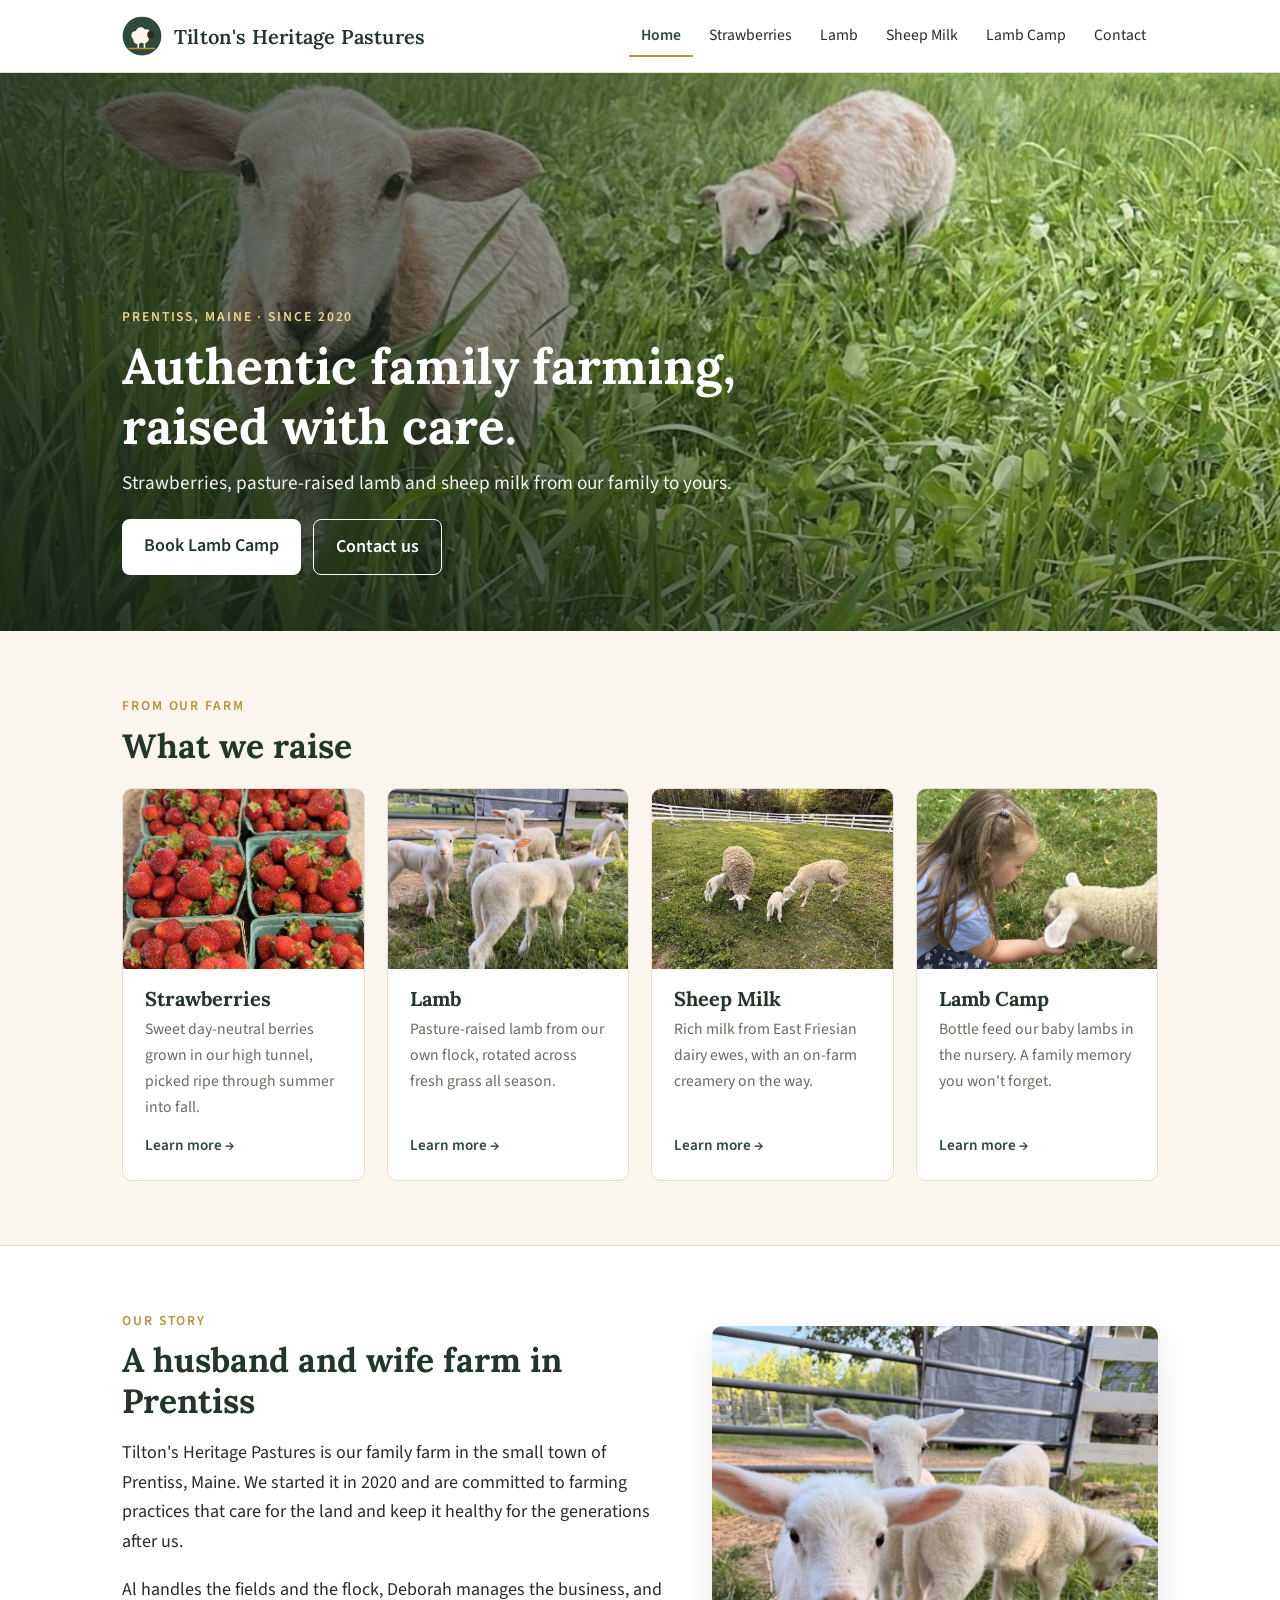
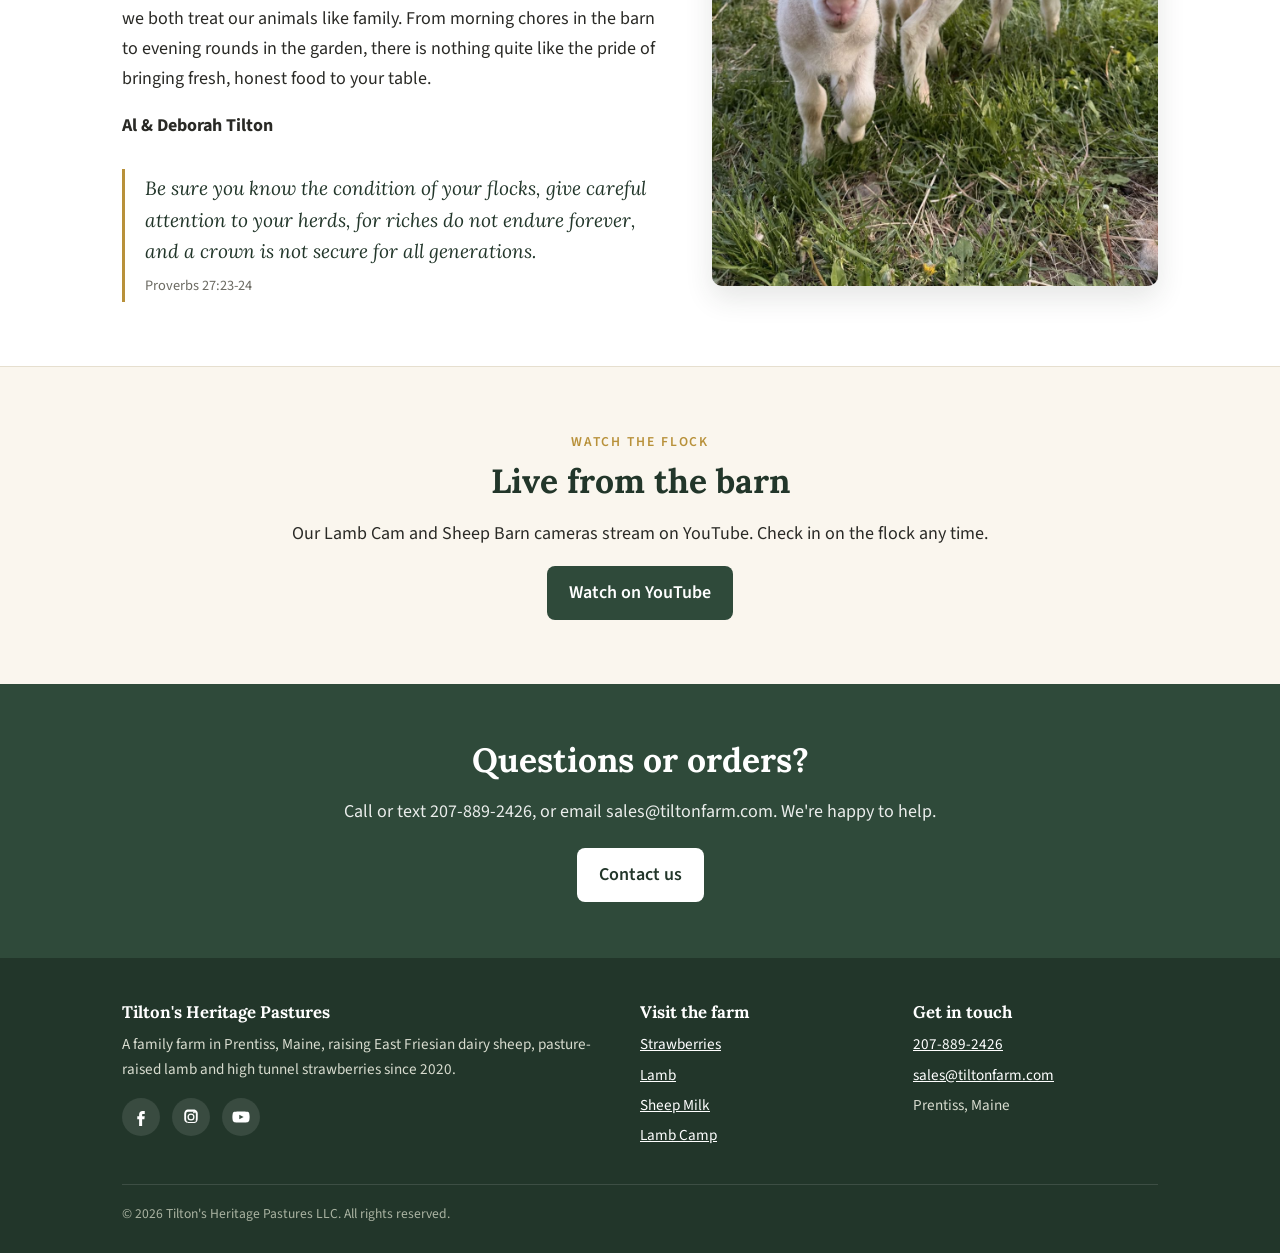
<file: index.html>
<!DOCTYPE html>
<html lang="en">
<head>
<meta charset="utf-8">
<meta name="viewport" content="width=device-width, initial-scale=1">
<title>Tilton's Heritage Pastures | Family Farm in Prentiss, Maine</title>
<meta name="description" content="Family farm in Prentiss, Maine: high tunnel strawberries, pasture-raised lamb, East Friesian sheep milk and Lamb Camp bottle feeding visits.">

<link rel="icon" href="img/favicon.svg" type="image/svg+xml">
<link rel="preconnect" href="https://fonts.googleapis.com"><link rel="preconnect" href="https://fonts.gstatic.com" crossorigin>
<link href="https://fonts.googleapis.com/css2?family=Lora:wght@500;600&family=Source+Sans+3:wght@400;600&display=swap" rel="stylesheet">
<link rel="stylesheet" href="css/style.css">
</head>
<body>
<header class="site-header">
  <div class="wrap">
    <a class="brand" href="index.html"><svg width="40" height="40" viewBox="0 0 64 64" xmlns="http://www.w3.org/2000/svg" aria-hidden="true"><circle cx="32" cy="32" r="31" fill="#2f4a3a"/><g fill="#faf6ee"><circle cx="22" cy="31" r="7"/><circle cx="30" cy="26" r="8"/><circle cx="39" cy="28" r="7"/><circle cx="35" cy="36" r="8"/><circle cx="25" cy="38" r="7"/></g><ellipse cx="46" cy="30" rx="5.5" ry="6.5" fill="#2a2a26"/><g stroke="#faf6ee" stroke-width="2.6" stroke-linecap="round"><path d="M26 44v7M36 44v7"/></g><path d="M12 52h40" stroke="#b8913a" stroke-width="2.4" stroke-linecap="round"/></svg><span>Tilton's Heritage Pastures</span></a>
    <button class="menu-btn" aria-expanded="false" aria-controls="nav">Menu</button>
    <nav class="nav" id="nav"><a href="index.html" aria-current="page">Home</a><a href="strawberries.html">Strawberries</a><a href="lamb.html">Lamb</a><a href="sheep-milk.html">Sheep Milk</a><a href="lamb-camp.html">Lamb Camp</a><a href="contact.html">Contact</a></nav>
  </div>
</header>
<main>
<div class="hero" style="background-image:url('img/lambs-pasture.jpg')">
  <div class="wrap">
    <span class="eyebrow" style="color:#f0d68f">Prentiss, Maine &middot; Since 2020</span>
    <h1>Authentic family farming,<br>raised with care.</h1>
    <p>Strawberries, pasture-raised lamb and sheep milk from our family to yours.</p>
    <div class="actions"><a class="btn light" href="lamb-camp.html">Book Lamb Camp</a><a class="btn ghost" style="color:#fff;border-color:#fff" href="contact.html">Contact us</a></div>
  </div>
</div>

<section>
  <div class="wrap">
    <span class="eyebrow">From our farm</span>
    <h2>What we raise</h2>
    <div class="grid cards" style="margin-top:22px">
      <a class="card photo-card" href="strawberries.html"><img src="img/berries-quarts.jpg" alt="Quarts of fresh strawberries" loading="lazy"><h3>Strawberries</h3><p>Sweet day-neutral berries grown in our high tunnel, picked ripe through summer into fall.</p><span class="more">Learn more &rarr;</span></a>
      <a class="card photo-card" href="lamb.html"><img src="img/lambs-at-gate.jpg" alt="Spring lambs on pasture" loading="lazy"><h3>Lamb</h3><p>Pasture-raised lamb from our own flock, rotated across fresh grass all season.</p><span class="more">Learn more &rarr;</span></a>
      <a class="card photo-card" href="sheep-milk.html"><img src="img/ewes-and-lambs.jpg" alt="Dairy ewes grazing with their lambs" loading="lazy"><h3>Sheep Milk</h3><p>Rich milk from East Friesian dairy ewes, with an on-farm creamery on the way.</p><span class="more">Learn more &rarr;</span></a>
      <a class="card photo-card" href="lamb-camp.html"><img src="img/lamb-camp-feeding.jpg" alt="A young visitor feeding a lamb" loading="lazy"><h3>Lamb Camp</h3><p>Bottle feed our baby lambs in the nursery. A family memory you won't forget.</p><span class="more">Learn more &rarr;</span></a>
    </div>
  </div>
</section>

<section class="alt">
  <div class="wrap split">
    <div>
      <span class="eyebrow">Our story</span>
      <h2>A husband and wife farm in Prentiss</h2>
      <p>Tilton's Heritage Pastures is our family farm in the small town of Prentiss, Maine. We started it in 2020 and are committed to farming practices that care for the land and keep it healthy for the generations after us.</p>
      <p>Al handles the fields and the flock, Deborah manages the business, and we both treat our animals like family. From morning chores in the barn to evening rounds in the garden, there is nothing quite like the pride of bringing fresh, honest food to your table.</p>
      <p><b>Al &amp; Deborah Tilton</b></p>
      <blockquote class="verse">Be sure you know the condition of your flocks, give careful attention to your herds, for riches do not endure forever, and a crown is not secure for all generations.<cite>Proverbs 27:23-24</cite></blockquote>
    </div>
    <div class="photo"><img src="img/lambs-closeup.jpg" alt="Young lambs at the gate at Tilton's Heritage Pastures" loading="lazy"></div>
  </div>
</section>

<section>
  <div class="wrap narrow" style="text-align:center">
    <span class="eyebrow">Watch the flock</span>
    <h2>Live from the barn</h2>
    <p>Our Lamb Cam and Sheep Barn cameras stream on YouTube. Check in on the flock any time.</p>
    <a class="btn" href="https://www.youtube.com/channel/UCOa9P4OxR12sN200_mSr3ZQ" rel="noopener">Watch on YouTube</a>
  </div>
</section>
<div class="band"><div class="wrap"><h2>Questions or orders?</h2><p>Call or text 207-889-2426, or email sales@tiltonfarm.com. We're happy to help.</p><a class="btn light" href="contact.html">Contact us</a></div></div>
</main>
<footer class="site-footer">
  <div class="wrap">
    <div class="foot-grid">
      <div>
        <h3>Tilton's Heritage Pastures</h3>
        <p>A family farm in Prentiss, Maine, raising East Friesian dairy sheep, pasture-raised lamb and high tunnel strawberries since 2020.</p>
        <div class="social">
<a href="https://www.facebook.com/Tiltonhp/" aria-label="Facebook" rel="noopener"><svg viewBox="0 0 24 24"><path d="M14 8h3V4h-3c-2.8 0-4.5 1.8-4.5 4.6V11H7v4h2.5v9h4v-9h3l.5-4h-3.5V8.8c0-.5.3-.8.5-.8z"/></svg></a>
<a href="https://www.instagram.com/tiltonfarm" aria-label="Instagram" rel="noopener"><svg viewBox="0 0 24 24"><path d="M12 7.3A4.7 4.7 0 1 0 16.7 12 4.7 4.7 0 0 0 12 7.3zm0 7.7a3 3 0 1 1 3-3 3 3 0 0 1-3 3zm5-8.9a1.1 1.1 0 1 1-1.1-1.1A1.1 1.1 0 0 1 17 6.1zM21 7.5c-.1-1.5-.4-2.8-1.5-3.9S17 2.1 15.5 2C13.9 2 10 2 8.5 2 7 2.1 5.6 2.4 4.5 3.5S3.1 6 3 7.5C3 9.1 3 13 3 14.5c.1 1.5.4 2.8 1.5 3.9S7 19.9 8.5 20h7c1.5-.1 2.8-.4 3.9-1.5s1.4-2.4 1.5-3.9c.1-1.6.1-5.5.1-7.1zm-2 9.3a2.9 2.9 0 0 1-1.6 1.6c-1.1.4-3.8.3-5 .3s-3.9.1-5-.3a2.9 2.9 0 0 1-1.6-1.6c-.4-1.1-.3-3.8-.3-5s-.1-3.9.3-5A2.9 2.9 0 0 1 6.6 5.2c1.1-.4 3.8-.3 5-.3s3.9-.1 5 .3a2.9 2.9 0 0 1 1.6 1.6c.4 1.1.3 3.8.3 5s.1 3.9-.3 5z"/></svg></a>
<a href="https://www.youtube.com/channel/UCOa9P4OxR12sN200_mSr3ZQ" aria-label="YouTube" rel="noopener"><svg viewBox="0 0 24 24"><path d="M23 7.2a3 3 0 0 0-2.1-2.1C19 4.6 12 4.6 12 4.6s-7 0-8.9.5A3 3 0 0 0 1 7.2 31 31 0 0 0 .5 12 31 31 0 0 0 1 16.8a3 3 0 0 0 2.1 2.1c1.9.5 8.9.5 8.9.5s7 0 8.9-.5a3 3 0 0 0 2.1-2.1 31 31 0 0 0 .5-4.8 31 31 0 0 0-.5-4.8zM9.7 15V9l5.8 3z"/></svg></a>
</div>
      </div>
      <div>
        <h3>Visit the farm</h3>
        <ul><li><a href="strawberries.html">Strawberries</a></li><li><a href="lamb.html">Lamb</a></li><li><a href="sheep-milk.html">Sheep Milk</a></li><li><a href="lamb-camp.html">Lamb Camp</a></li></ul>
      </div>
      <div>
        <h3>Get in touch</h3>
        <ul>
          <li><a href="tel:+12078892426">207-889-2426</a></li>
          <li><a href="mailto:sales@tiltonfarm.com">sales@tiltonfarm.com</a></li>
          <li>Prentiss, Maine</li>
        </ul>
      </div>
    </div>
    <div class="copy">&copy; <span id="yr">2026</span> Tilton's Heritage Pastures LLC. All rights reserved.</div>
  </div>
</footer>
<script>
document.getElementById('yr').textContent=new Date().getFullYear();
var b=document.querySelector('.menu-btn'),n=document.getElementById('nav');
if(b){b.addEventListener('click',function(){var o=n.classList.toggle('open');b.setAttribute('aria-expanded',o)})}
</script>
</body>
</html>
</file>
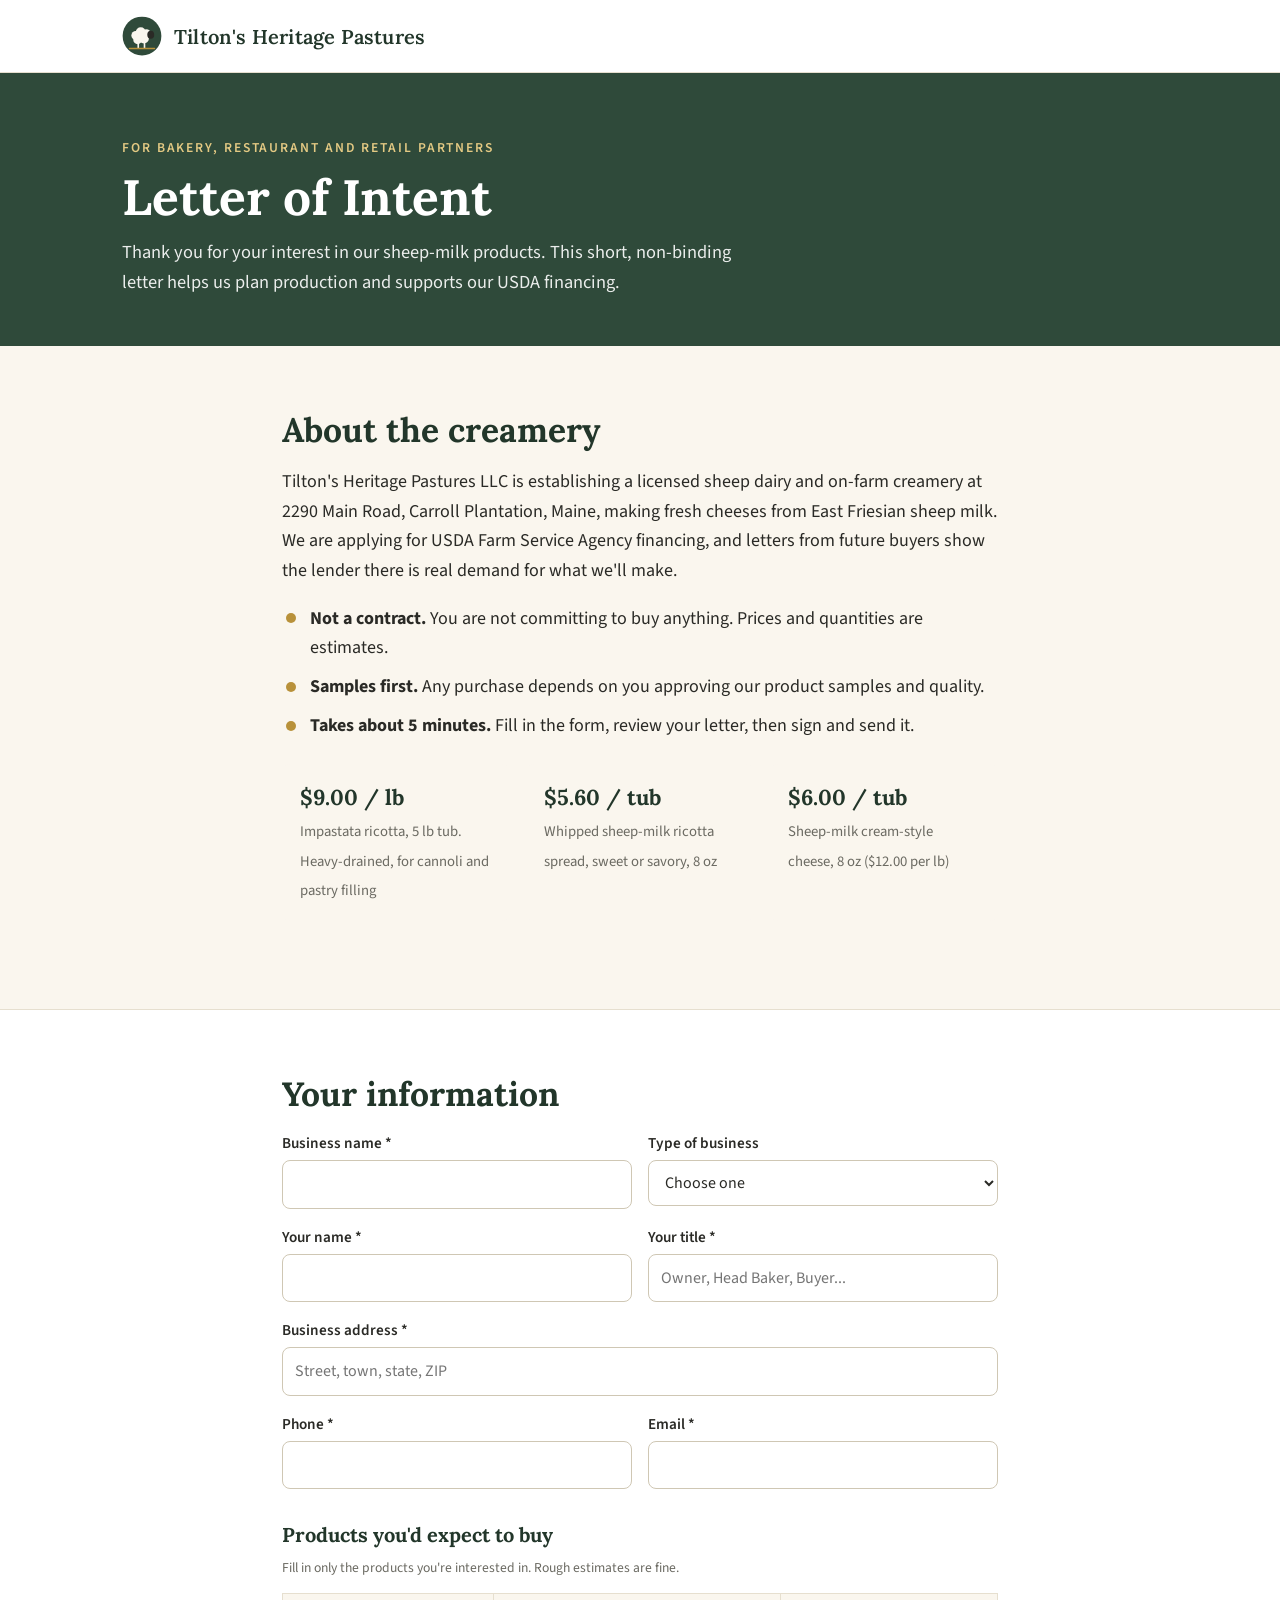
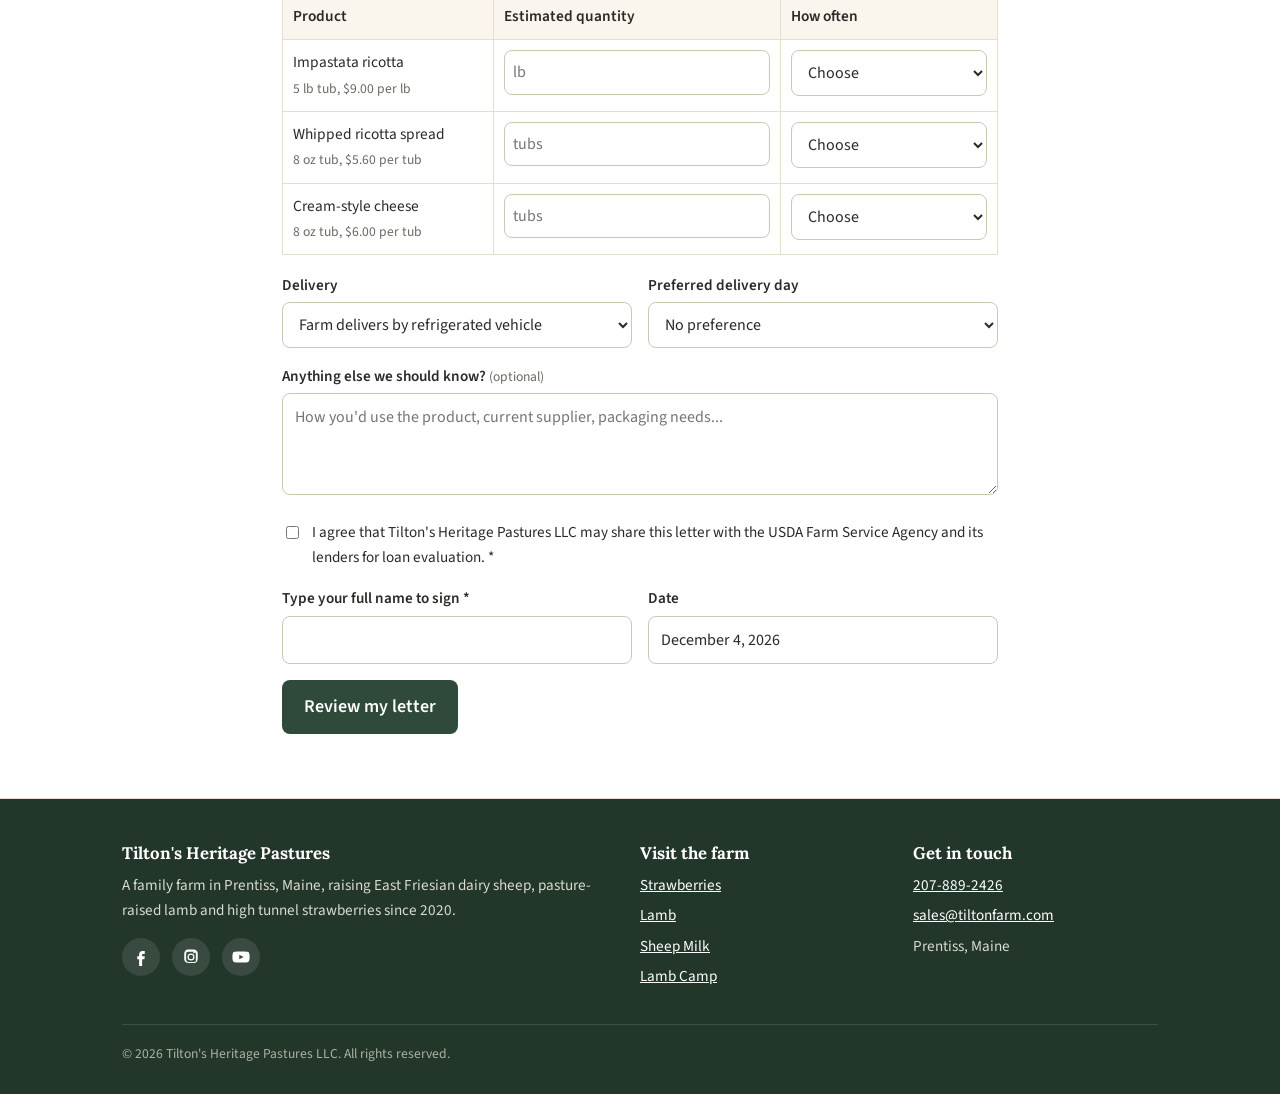
<file: partners-7q4k/index.html>
<!DOCTYPE html>
<html lang="en">
<head>
<meta charset="utf-8">
<meta name="viewport" content="width=device-width, initial-scale=1">
<title>Buyer Letter of Intent | Tilton's Heritage Pastures</title>
<meta name="description" content="Private page.">
<meta name="robots" content="noindex,nofollow">
<link rel="icon" href="../img/favicon.svg" type="image/svg+xml">
<link rel="preconnect" href="https://fonts.googleapis.com"><link rel="preconnect" href="https://fonts.gstatic.com" crossorigin>
<link href="https://fonts.googleapis.com/css2?family=Lora:wght@500;600&family=Source+Sans+3:wght@400;600&display=swap" rel="stylesheet">
<link rel="stylesheet" href="../css/style.css">
</head>
<body>
<header class="site-header">
  <div class="wrap">
    <a class="brand" href="../index.html"><svg width="40" height="40" viewBox="0 0 64 64" xmlns="http://www.w3.org/2000/svg" aria-hidden="true"><circle cx="32" cy="32" r="31" fill="#2f4a3a"/><g fill="#faf6ee"><circle cx="22" cy="31" r="7"/><circle cx="30" cy="26" r="8"/><circle cx="39" cy="28" r="7"/><circle cx="35" cy="36" r="8"/><circle cx="25" cy="38" r="7"/></g><ellipse cx="46" cy="30" rx="5.5" ry="6.5" fill="#2a2a26"/><g stroke="#faf6ee" stroke-width="2.6" stroke-linecap="round"><path d="M26 44v7M36 44v7"/></g><path d="M12 52h40" stroke="#b8913a" stroke-width="2.4" stroke-linecap="round"/></svg><span>Tilton's Heritage Pastures</span></a>
    
  </div>
</header>
<main>
<div class="page-head no-print"><div class="wrap"><span class="eyebrow">For bakery, restaurant and retail partners</span><h1>Letter of Intent</h1><p>Thank you for your interest in our sheep-milk products. This short, non-binding letter helps us plan production and supports our USDA financing.</p></div></div>

<section class="no-print" id="intro">
  <div class="wrap narrow">
    <h2>About the creamery</h2>
    <p>Tilton's Heritage Pastures LLC is establishing a licensed sheep dairy and on-farm creamery at 2290 Main Road, Carroll Plantation, Maine, making fresh cheeses from East Friesian sheep milk. We are applying for USDA Farm Service Agency financing, and letters from future buyers show the lender there is real demand for what we'll make.</p>
    <ul class="ticks">
      <li><b>Not a contract.</b> You are not committing to buy anything. Prices and quantities are estimates.</li>
      <li><b>Samples first.</b> Any purchase depends on you approving our product samples and quality.</li>
      <li><b>Takes about 5 minutes.</b> Fill in the form, review your letter, then sign and send it.</li>
    </ul>
    <div class="facts">
      <div class="fact"><b>$9.00 / lb</b><span>Impastata ricotta, 5 lb tub. Heavy-drained, for cannoli and pastry filling</span></div>
      <div class="fact"><b>$5.60 / tub</b><span>Whipped sheep-milk ricotta spread, sweet or savory, 8 oz</span></div>
      <div class="fact"><b>$6.00 / tub</b><span>Sheep-milk cream-style cheese, 8 oz ($12.00 per lb)</span></div>
    </div>
  </div>
</section>

<section class="alt no-print" id="formsec">
  <div class="wrap narrow">
    <h2>Your information</h2>
    <form id="loi" novalidate>
      <div class="row">
        <div class="field"><label for="biz">Business name *</label><input id="biz" required autocomplete="organization"></div>
        <div class="field"><label for="btype">Type of business</label><select id="btype"><option value="">Choose one</option><option>Bakery</option><option>Pastry shop</option><option>Restaurant</option><option>Specialty food store</option><option>Distributor</option><option>Other</option></select></div>
      </div>
      <div class="row">
        <div class="field"><label for="cname">Your name *</label><input id="cname" required autocomplete="name"></div>
        <div class="field"><label for="ctitle">Your title *</label><input id="ctitle" required placeholder="Owner, Head Baker, Buyer..."></div>
      </div>
      <div class="field"><label for="addr">Business address *</label><input id="addr" required autocomplete="street-address" placeholder="Street, town, state, ZIP"></div>
      <div class="row">
        <div class="field"><label for="phone">Phone *</label><input id="phone" type="tel" required autocomplete="tel"></div>
        <div class="field"><label for="email">Email *</label><input id="email" type="email" required autocomplete="email"></div>
      </div>

      <h3 style="margin-top:18px">Products you'd expect to buy</h3>
      <p class="hint">Fill in only the products you're interested in. Rough estimates are fine.</p>
      <table class="products">
        <thead><tr><th>Product</th><th>Estimated quantity</th><th>How often</th></tr></thead>
        <tbody>
          <tr><td data-label="Product">Impastata ricotta<br><span class="hint">5 lb tub, $9.00 per lb</span></td><td data-label="Estimated quantity"><input id="q1" inputmode="numeric" placeholder="lb"></td><td data-label="How often"><select id="f1"><option value="">Choose</option><option>Weekly</option><option>Every two weeks</option><option>Monthly</option><option>Seasonal</option></select></td></tr>
          <tr><td data-label="Product">Whipped ricotta spread<br><span class="hint">8 oz tub, $5.60 per tub</span></td><td data-label="Estimated quantity"><input id="q2" inputmode="numeric" placeholder="tubs"></td><td data-label="How often"><select id="f2"><option value="">Choose</option><option>Weekly</option><option>Every two weeks</option><option>Monthly</option><option>Seasonal</option></select></td></tr>
          <tr><td data-label="Product">Cream-style cheese<br><span class="hint">8 oz tub, $6.00 per tub</span></td><td data-label="Estimated quantity"><input id="q3" inputmode="numeric" placeholder="tubs"></td><td data-label="How often"><select id="f3"><option value="">Choose</option><option>Weekly</option><option>Every two weeks</option><option>Monthly</option><option>Seasonal</option></select></td></tr>
        </tbody>
      </table>

      <div class="row">
        <div class="field"><label for="deliv">Delivery</label><select id="deliv"><option>Farm delivers by refrigerated vehicle</option><option>We pick up at the farm</option><option>Through our distributor</option></select></div>
        <div class="field"><label for="dday">Preferred delivery day</label><select id="dday"><option value="">No preference</option><option>Monday</option><option>Tuesday</option><option>Wednesday</option><option>Thursday</option><option>Friday</option><option>Saturday</option></select></div>
      </div>
      <div class="field"><label for="notes">Anything else we should know? <span class="hint">(optional)</span></label><textarea id="notes" rows="3" placeholder="How you'd use the product, current supplier, packaging needs..."></textarea></div>

      <div class="field"><label class="check"><input type="checkbox" id="share" required> I agree that Tilton's Heritage Pastures LLC may share this letter with the USDA Farm Service Agency and its lenders for loan evaluation. *</label></div>
      <div class="row">
        <div class="field"><label for="sig">Type your full name to sign *</label><input id="sig" required></div>
        <div class="field"><label>Date</label><input id="dt" readonly></div>
      </div>
      <p id="err" class="note hidden" role="alert"></p>
      <button class="btn" type="submit">Review my letter</button>
    </form>
  </div>
</section>

<section id="out" class="hidden">
  <div class="wrap narrow">
    <div class="no-print" style="margin-bottom:22px">
      <h2>Your letter is ready</h2>
      <p>Please do both: <b>save or print it as a PDF</b>, then <b>email it to us</b>. If your email doesn't open automatically, send the PDF to <a href="mailto:sales@tiltonfarm.com">sales@tiltonfarm.com</a>.</p>
      <div class="actions"><button class="btn" id="printBtn" type="button">Save as PDF / Print</button><a class="btn" id="mailBtn" href="#">Email it to Tilton's</a><button class="btn ghost" id="editBtn" type="button">Make changes</button></div>
    </div>
    <div class="letter" id="letter"></div>
  </div>
</section>

<script>
(function(){
  var $=function(id){return document.getElementById(id)};
  var today=new Date().toLocaleDateString('en-US',{year:'numeric',month:'long',day:'numeric'});
  $('dt').value=today;
  function esc(s){return String(s||'').replace(/[&<>"]/g,function(c){return {'&':'&amp;','<':'&lt;','>':'&gt;','"':'&quot;'}[c]})}
  var prods=[['Impastata ricotta (heavy-drained, for cannoli and pastry filling)','5 lb tub','q1','f1','lb','$9.00 per lb'],
             ['Whipped sheep-milk ricotta spread, sweet or savory','8 oz tub','q2','f2','tubs','$5.60 per tub'],
             ['Sheep-milk cream-style cheese','8 oz tub','q3','f3','tubs','$6.00 per tub ($12.00 per lb)']];
  $('loi').addEventListener('submit',function(e){
    e.preventDefault();
    var req=['biz','cname','ctitle','addr','phone','email','sig'],miss=[];
    req.forEach(function(id){if(!$(id).value.trim())miss.push($(id).previousElementSibling.textContent.replace(' *',''))});
    var any=prods.some(function(p){return $(p[2]).value.trim()});
    if(!any)miss.push('at least one product quantity');
    if(!$('share').checked)miss.push('the sharing agreement checkbox');
    if(miss.length){$('err').textContent='Please complete: '+miss.join(', ')+'.';$('err').classList.remove('hidden');$('err').scrollIntoView({behavior:'smooth',block:'center'});return}
    $('err').classList.add('hidden');
    var rows='',lines=[];
    prods.forEach(function(p){var q=$(p[2]).value.trim();if(!q)return;var f=$(p[3]).value||'To be determined';
      rows+='<tr><td>'+esc(p[0])+'</td><td>'+esc(p[1])+'</td><td>'+esc(q)+' '+p[4]+'</td><td>'+esc(f)+'</td><td>'+p[5]+'</td></tr>';
      lines.push('- '+p[0]+': '+q+' '+p[4]+', '+f+', '+p[5]);});
    var v=function(id){return esc($(id).value.trim())};
    $('letter').innerHTML=
      '<h2>Letter of Intent to Purchase Sheep-Milk Dairy Products</h2>'+
      '<div class="head"><b>Tilton\'s Heritage Pastures LLC</b><br>388 Molly Osgood Road, Prentiss, Maine 04487<br>Albert L. Tilton Jr. and Deborah Tilton &middot; 207-889-2426 &middot; sales@tiltonfarm.com</div>'+
      '<p><b>Date:</b> '+today+'</p>'+
      '<p><b>Buyer:</b> '+v('biz')+(v('btype')?' ('+v('btype')+')':'')+'<br>'+v('cname')+', '+v('ctitle')+'<br>'+v('addr')+'<br>'+v('phone')+' &middot; '+v('email')+'</p>'+
      '<p><b>Purpose.</b> Tilton\'s Heritage Pastures LLC is establishing a licensed sheep dairy and on-farm creamery at 2290 Main Road, Carroll Plantation, Maine, making fresh cheeses from East Friesian sheep milk. This letter records the Buyer\'s interest in purchasing the products below once commercial production begins. It will be used to support the farm\'s financing application with the USDA Farm Service Agency.</p>'+
      '<p><b>Products and expected purchases</b></p><table><tr><th>Product</th><th>Package</th><th>Estimated quantity</th><th>Frequency</th><th>Price</th></tr>'+rows+'</table>'+
      '<p><b>Delivery:</b> '+v('deliv')+'. Preferred delivery day: '+(v('dday')||'No preference')+'.</p>'+
      (v('notes')?'<p><b>Notes:</b> '+v('notes')+'</p>':'')+
      '<p><b>Expected start:</b> after the creamery is licensed by the Maine Department of Agriculture, Conservation and Forestry.</p>'+
      '<p><b>Terms</b></p><ol><li>This letter states the Buyer\'s good-faith intent to purchase the products above, subject to acceptable product samples, quality and food safety standards.</li><li>Prices and quantities are estimates and may be adjusted by mutual agreement before the first order.</li><li>This letter is not a binding purchase contract. Either party may decline to proceed. The parties expect to sign a supply agreement before regular deliveries begin.</li><li>The Buyer agrees that Tilton\'s Heritage Pastures LLC may share this letter with the USDA Farm Service Agency and its lenders for loan evaluation.</li></ol>'+
      '<p style="margin-top:28px"><b>Buyer signature:</b> <span class="sig">'+v('sig')+'</span><br>Printed name and title: '+v('cname')+', '+v('ctitle')+'<br>Date: '+today+'</p>'+
      '<p style="margin-top:22px"><b>Tilton\'s Heritage Pastures LLC:</b> ______________________________ Date: ____________<br>Albert L. Tilton Jr., Member</p>';
    var body='Letter of Intent from '+$('biz').value.trim()+'\n\n'+
      'Contact: '+$('cname').value.trim()+', '+$('ctitle').value.trim()+'\nAddress: '+$('addr').value.trim()+'\nPhone: '+$('phone').value.trim()+'\nEmail: '+$('email').value.trim()+'\n\n'+
      'Products:\n'+lines.join('\n')+'\n\nDelivery: '+$('deliv').value+', preferred day: '+($('dday').value||'No preference')+'\n'+
      ($('notes').value.trim()?'Notes: '+$('notes').value.trim()+'\n':'')+
      '\nI agree this letter may be shared with the USDA Farm Service Agency and its lenders. This letter is non-binding.\n\nSigned: '+$('sig').value.trim()+'\nDate: '+today+'\n\n(Signed PDF attached.)';
    $('mailBtn').href='mailto:sales@tiltonfarm.com?subject='+encodeURIComponent('Letter of Intent - '+$('biz').value.trim())+'&body='+encodeURIComponent(body);
    ['intro','formsec'].forEach(function(id){$(id).classList.add('hidden')});
    $('out').classList.remove('hidden');window.scrollTo(0,0);
  });
  $('printBtn').addEventListener('click',function(){window.print()});
  $('editBtn').addEventListener('click',function(){['intro','formsec'].forEach(function(id){$(id).classList.remove('hidden')});$('out').classList.add('hidden');$('formsec').scrollIntoView()});
})();
</script>

</main>
<footer class="site-footer">
  <div class="wrap">
    <div class="foot-grid">
      <div>
        <h3>Tilton's Heritage Pastures</h3>
        <p>A family farm in Prentiss, Maine, raising East Friesian dairy sheep, pasture-raised lamb and high tunnel strawberries since 2020.</p>
        <div class="social">
<a href="https://www.facebook.com/Tiltonhp/" aria-label="Facebook" rel="noopener"><svg viewBox="0 0 24 24"><path d="M14 8h3V4h-3c-2.8 0-4.5 1.8-4.5 4.6V11H7v4h2.5v9h4v-9h3l.5-4h-3.5V8.8c0-.5.3-.8.5-.8z"/></svg></a>
<a href="https://www.instagram.com/tiltonfarm" aria-label="Instagram" rel="noopener"><svg viewBox="0 0 24 24"><path d="M12 7.3A4.7 4.7 0 1 0 16.7 12 4.7 4.7 0 0 0 12 7.3zm0 7.7a3 3 0 1 1 3-3 3 3 0 0 1-3 3zm5-8.9a1.1 1.1 0 1 1-1.1-1.1A1.1 1.1 0 0 1 17 6.1zM21 7.5c-.1-1.5-.4-2.8-1.5-3.9S17 2.1 15.5 2C13.9 2 10 2 8.5 2 7 2.1 5.6 2.4 4.5 3.5S3.1 6 3 7.5C3 9.1 3 13 3 14.5c.1 1.5.4 2.8 1.5 3.9S7 19.9 8.5 20h7c1.5-.1 2.8-.4 3.9-1.5s1.4-2.4 1.5-3.9c.1-1.6.1-5.5.1-7.1zm-2 9.3a2.9 2.9 0 0 1-1.6 1.6c-1.1.4-3.8.3-5 .3s-3.9.1-5-.3a2.9 2.9 0 0 1-1.6-1.6c-.4-1.1-.3-3.8-.3-5s-.1-3.9.3-5A2.9 2.9 0 0 1 6.6 5.2c1.1-.4 3.8-.3 5-.3s3.9-.1 5 .3a2.9 2.9 0 0 1 1.6 1.6c.4 1.1.3 3.8.3 5s.1 3.9-.3 5z"/></svg></a>
<a href="https://www.youtube.com/channel/UCOa9P4OxR12sN200_mSr3ZQ" aria-label="YouTube" rel="noopener"><svg viewBox="0 0 24 24"><path d="M23 7.2a3 3 0 0 0-2.1-2.1C19 4.6 12 4.6 12 4.6s-7 0-8.9.5A3 3 0 0 0 1 7.2 31 31 0 0 0 .5 12 31 31 0 0 0 1 16.8a3 3 0 0 0 2.1 2.1c1.9.5 8.9.5 8.9.5s7 0 8.9-.5a3 3 0 0 0 2.1-2.1 31 31 0 0 0 .5-4.8 31 31 0 0 0-.5-4.8zM9.7 15V9l5.8 3z"/></svg></a>
</div>
      </div>
      <div>
        <h3>Visit the farm</h3>
        <ul><li><a href="../strawberries.html">Strawberries</a></li><li><a href="../lamb.html">Lamb</a></li><li><a href="../sheep-milk.html">Sheep Milk</a></li><li><a href="../lamb-camp.html">Lamb Camp</a></li></ul>
      </div>
      <div>
        <h3>Get in touch</h3>
        <ul>
          <li><a href="tel:+12078892426">207-889-2426</a></li>
          <li><a href="mailto:sales@tiltonfarm.com">sales@tiltonfarm.com</a></li>
          <li>Prentiss, Maine</li>
        </ul>
      </div>
    </div>
    <div class="copy">&copy; <span id="yr">2026</span> Tilton's Heritage Pastures LLC. All rights reserved.</div>
  </div>
</footer>
<script>
document.getElementById('yr').textContent=new Date().getFullYear();
var b=document.querySelector('.menu-btn'),n=document.getElementById('nav');
if(b){b.addEventListener('click',function(){var o=n.classList.toggle('open');b.setAttribute('aria-expanded',o)})}
</script>
</body>
</html>
</file>
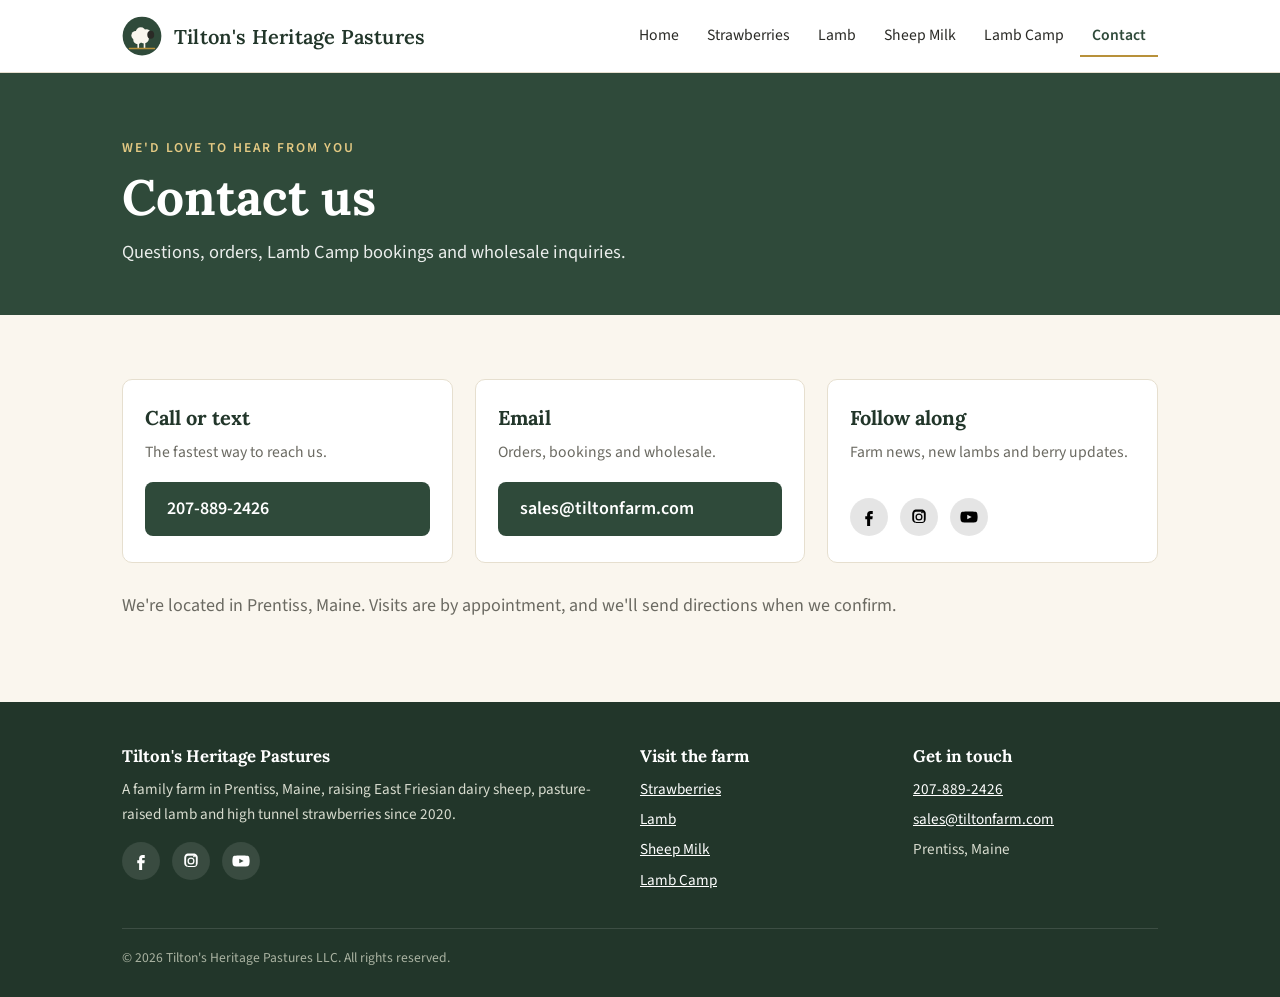
<file: contact.html>
<!DOCTYPE html>
<html lang="en">
<head>
<meta charset="utf-8">
<meta name="viewport" content="width=device-width, initial-scale=1">
<title>Contact | Tilton's Heritage Pastures</title>
<meta name="description" content="Contact Tilton's Heritage Pastures in Prentiss, Maine.">

<link rel="icon" href="img/favicon.svg" type="image/svg+xml">
<link rel="preconnect" href="https://fonts.googleapis.com"><link rel="preconnect" href="https://fonts.gstatic.com" crossorigin>
<link href="https://fonts.googleapis.com/css2?family=Lora:wght@500;600&family=Source+Sans+3:wght@400;600&display=swap" rel="stylesheet">
<link rel="stylesheet" href="css/style.css">
</head>
<body>
<header class="site-header">
  <div class="wrap">
    <a class="brand" href="index.html"><svg width="40" height="40" viewBox="0 0 64 64" xmlns="http://www.w3.org/2000/svg" aria-hidden="true"><circle cx="32" cy="32" r="31" fill="#2f4a3a"/><g fill="#faf6ee"><circle cx="22" cy="31" r="7"/><circle cx="30" cy="26" r="8"/><circle cx="39" cy="28" r="7"/><circle cx="35" cy="36" r="8"/><circle cx="25" cy="38" r="7"/></g><ellipse cx="46" cy="30" rx="5.5" ry="6.5" fill="#2a2a26"/><g stroke="#faf6ee" stroke-width="2.6" stroke-linecap="round"><path d="M26 44v7M36 44v7"/></g><path d="M12 52h40" stroke="#b8913a" stroke-width="2.4" stroke-linecap="round"/></svg><span>Tilton's Heritage Pastures</span></a>
    <button class="menu-btn" aria-expanded="false" aria-controls="nav">Menu</button>
    <nav class="nav" id="nav"><a href="index.html">Home</a><a href="strawberries.html">Strawberries</a><a href="lamb.html">Lamb</a><a href="sheep-milk.html">Sheep Milk</a><a href="lamb-camp.html">Lamb Camp</a><a href="contact.html" aria-current="page">Contact</a></nav>
  </div>
</header>
<main>
<div class="page-head"><div class="wrap"><span class="eyebrow">We'd love to hear from you</span><h1>Contact us</h1><p>Questions, orders, Lamb Camp bookings and wholesale inquiries.</p></div></div>
<section>
  <div class="wrap">
    <div class="grid cards">
      <div class="card"><h3>Call or text</h3><p>The fastest way to reach us.</p><a class="btn" href="tel:+12078892426">207-889-2426</a></div>
      <div class="card"><h3>Email</h3><p>Orders, bookings and wholesale.</p><a class="btn" href="mailto:sales@tiltonfarm.com">sales@tiltonfarm.com</a></div>
      <div class="card"><h3>Follow along</h3><p>Farm news, new lambs and berry updates.</p><div class="social" style="filter:invert(1)">
<a href="https://www.facebook.com/Tiltonhp/" aria-label="Facebook" rel="noopener"><svg viewBox="0 0 24 24"><path d="M14 8h3V4h-3c-2.8 0-4.5 1.8-4.5 4.6V11H7v4h2.5v9h4v-9h3l.5-4h-3.5V8.8c0-.5.3-.8.5-.8z"/></svg></a>
<a href="https://www.instagram.com/tiltonfarm" aria-label="Instagram" rel="noopener"><svg viewBox="0 0 24 24"><path d="M12 7.3A4.7 4.7 0 1 0 16.7 12 4.7 4.7 0 0 0 12 7.3zm0 7.7a3 3 0 1 1 3-3 3 3 0 0 1-3 3zm5-8.9a1.1 1.1 0 1 1-1.1-1.1A1.1 1.1 0 0 1 17 6.1zM21 7.5c-.1-1.5-.4-2.8-1.5-3.9S17 2.1 15.5 2C13.9 2 10 2 8.5 2 7 2.1 5.6 2.4 4.5 3.5S3.1 6 3 7.5C3 9.1 3 13 3 14.5c.1 1.5.4 2.8 1.5 3.9S7 19.9 8.5 20h7c1.5-.1 2.8-.4 3.9-1.5s1.4-2.4 1.5-3.9c.1-1.6.1-5.5.1-7.1zm-2 9.3a2.9 2.9 0 0 1-1.6 1.6c-1.1.4-3.8.3-5 .3s-3.9.1-5-.3a2.9 2.9 0 0 1-1.6-1.6c-.4-1.1-.3-3.8-.3-5s-.1-3.9.3-5A2.9 2.9 0 0 1 6.6 5.2c1.1-.4 3.8-.3 5-.3s3.9-.1 5 .3a2.9 2.9 0 0 1 1.6 1.6c.4 1.1.3 3.8.3 5s.1 3.9-.3 5z"/></svg></a>
<a href="https://www.youtube.com/channel/UCOa9P4OxR12sN200_mSr3ZQ" aria-label="YouTube" rel="noopener"><svg viewBox="0 0 24 24"><path d="M23 7.2a3 3 0 0 0-2.1-2.1C19 4.6 12 4.6 12 4.6s-7 0-8.9.5A3 3 0 0 0 1 7.2 31 31 0 0 0 .5 12 31 31 0 0 0 1 16.8a3 3 0 0 0 2.1 2.1c1.9.5 8.9.5 8.9.5s7 0 8.9-.5a3 3 0 0 0 2.1-2.1 31 31 0 0 0 .5-4.8 31 31 0 0 0-.5-4.8zM9.7 15V9l5.8 3z"/></svg></a>
</div></div>
    </div>
    <p style="margin-top:28px;color:var(--muted)">We're located in Prentiss, Maine. Visits are by appointment, and we'll send directions when we confirm.</p>
  </div>
</section>

</main>
<footer class="site-footer">
  <div class="wrap">
    <div class="foot-grid">
      <div>
        <h3>Tilton's Heritage Pastures</h3>
        <p>A family farm in Prentiss, Maine, raising East Friesian dairy sheep, pasture-raised lamb and high tunnel strawberries since 2020.</p>
        <div class="social">
<a href="https://www.facebook.com/Tiltonhp/" aria-label="Facebook" rel="noopener"><svg viewBox="0 0 24 24"><path d="M14 8h3V4h-3c-2.8 0-4.5 1.8-4.5 4.6V11H7v4h2.5v9h4v-9h3l.5-4h-3.5V8.8c0-.5.3-.8.5-.8z"/></svg></a>
<a href="https://www.instagram.com/tiltonfarm" aria-label="Instagram" rel="noopener"><svg viewBox="0 0 24 24"><path d="M12 7.3A4.7 4.7 0 1 0 16.7 12 4.7 4.7 0 0 0 12 7.3zm0 7.7a3 3 0 1 1 3-3 3 3 0 0 1-3 3zm5-8.9a1.1 1.1 0 1 1-1.1-1.1A1.1 1.1 0 0 1 17 6.1zM21 7.5c-.1-1.5-.4-2.8-1.5-3.9S17 2.1 15.5 2C13.9 2 10 2 8.5 2 7 2.1 5.6 2.4 4.5 3.5S3.1 6 3 7.5C3 9.1 3 13 3 14.5c.1 1.5.4 2.8 1.5 3.9S7 19.9 8.5 20h7c1.5-.1 2.8-.4 3.9-1.5s1.4-2.4 1.5-3.9c.1-1.6.1-5.5.1-7.1zm-2 9.3a2.9 2.9 0 0 1-1.6 1.6c-1.1.4-3.8.3-5 .3s-3.9.1-5-.3a2.9 2.9 0 0 1-1.6-1.6c-.4-1.1-.3-3.8-.3-5s-.1-3.9.3-5A2.9 2.9 0 0 1 6.6 5.2c1.1-.4 3.8-.3 5-.3s3.9-.1 5 .3a2.9 2.9 0 0 1 1.6 1.6c.4 1.1.3 3.8.3 5s.1 3.9-.3 5z"/></svg></a>
<a href="https://www.youtube.com/channel/UCOa9P4OxR12sN200_mSr3ZQ" aria-label="YouTube" rel="noopener"><svg viewBox="0 0 24 24"><path d="M23 7.2a3 3 0 0 0-2.1-2.1C19 4.6 12 4.6 12 4.6s-7 0-8.9.5A3 3 0 0 0 1 7.2 31 31 0 0 0 .5 12 31 31 0 0 0 1 16.8a3 3 0 0 0 2.1 2.1c1.9.5 8.9.5 8.9.5s7 0 8.9-.5a3 3 0 0 0 2.1-2.1 31 31 0 0 0 .5-4.8 31 31 0 0 0-.5-4.8zM9.7 15V9l5.8 3z"/></svg></a>
</div>
      </div>
      <div>
        <h3>Visit the farm</h3>
        <ul><li><a href="strawberries.html">Strawberries</a></li><li><a href="lamb.html">Lamb</a></li><li><a href="sheep-milk.html">Sheep Milk</a></li><li><a href="lamb-camp.html">Lamb Camp</a></li></ul>
      </div>
      <div>
        <h3>Get in touch</h3>
        <ul>
          <li><a href="tel:+12078892426">207-889-2426</a></li>
          <li><a href="mailto:sales@tiltonfarm.com">sales@tiltonfarm.com</a></li>
          <li>Prentiss, Maine</li>
        </ul>
      </div>
    </div>
    <div class="copy">&copy; <span id="yr">2026</span> Tilton's Heritage Pastures LLC. All rights reserved.</div>
  </div>
</footer>
<script>
document.getElementById('yr').textContent=new Date().getFullYear();
var b=document.querySelector('.menu-btn'),n=document.getElementById('nav');
if(b){b.addEventListener('click',function(){var o=n.classList.toggle('open');b.setAttribute('aria-expanded',o)})}
</script>
</body>
</html>
</file>
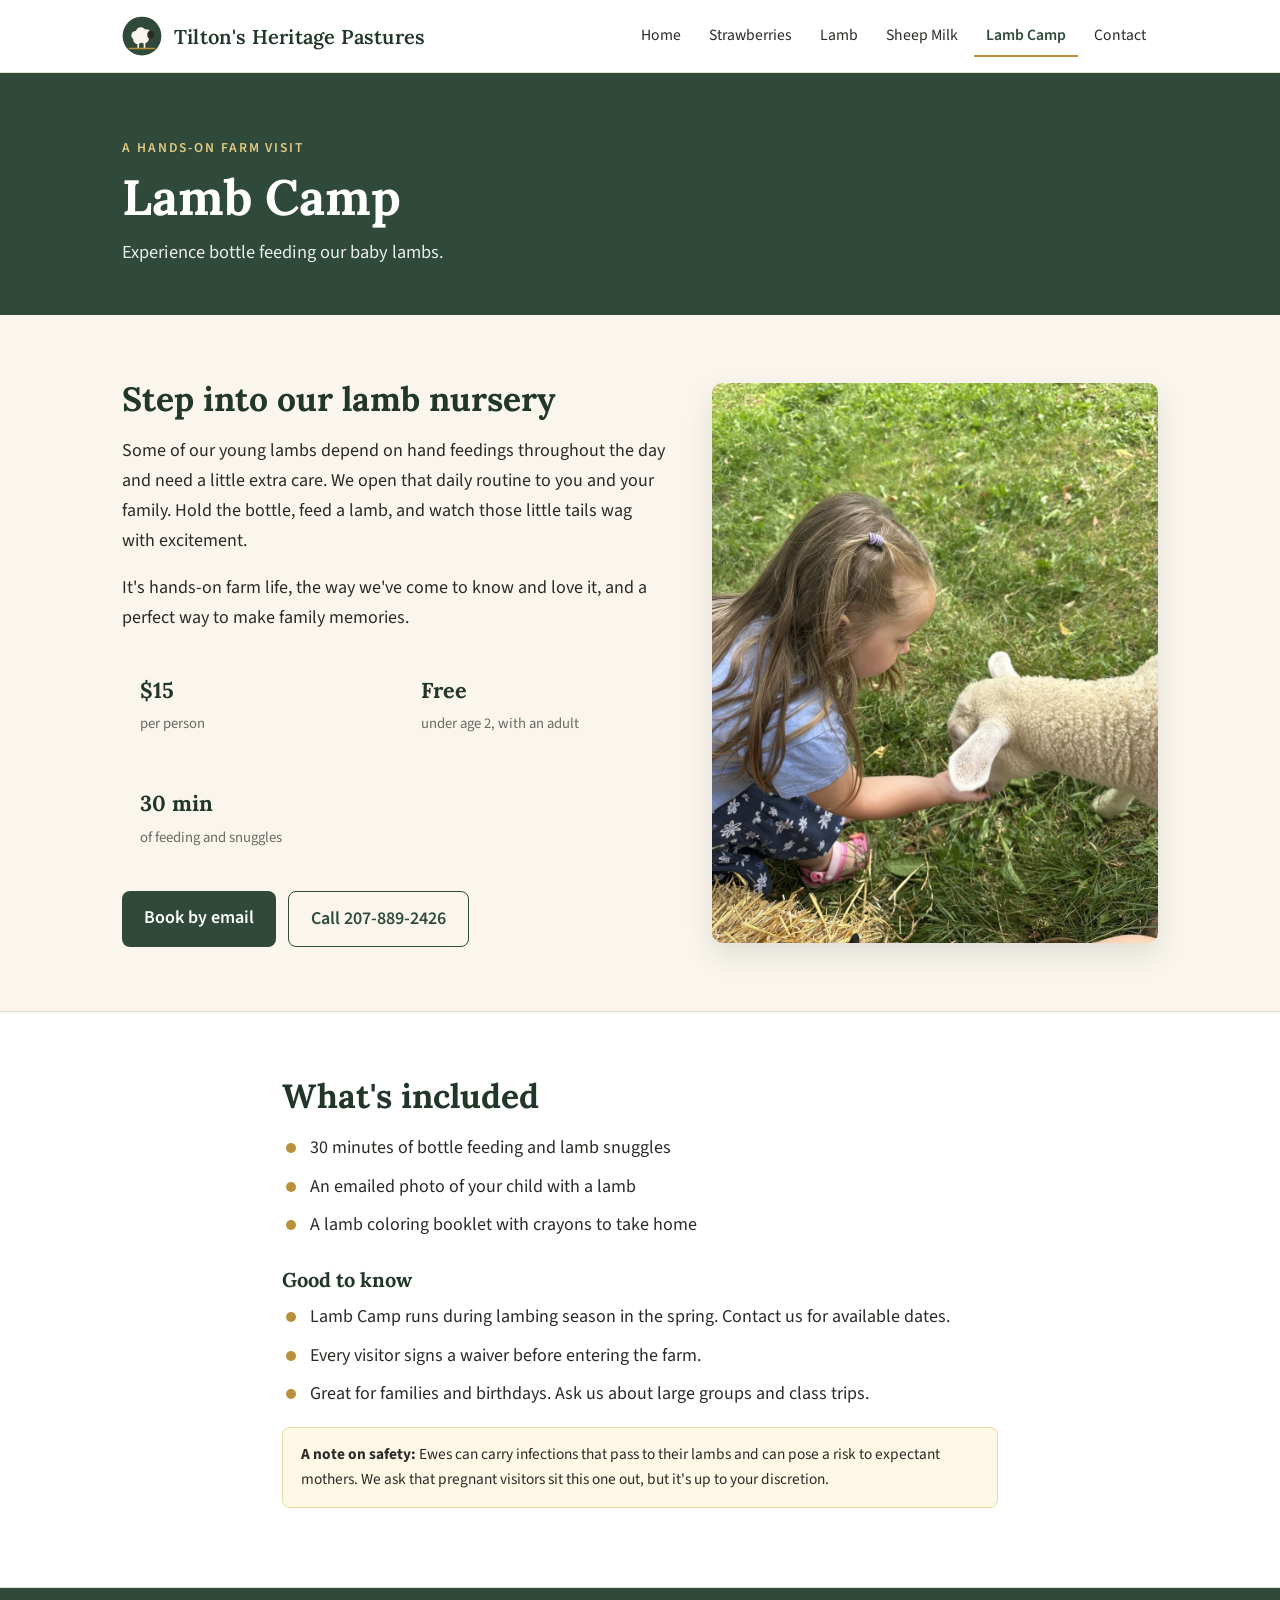
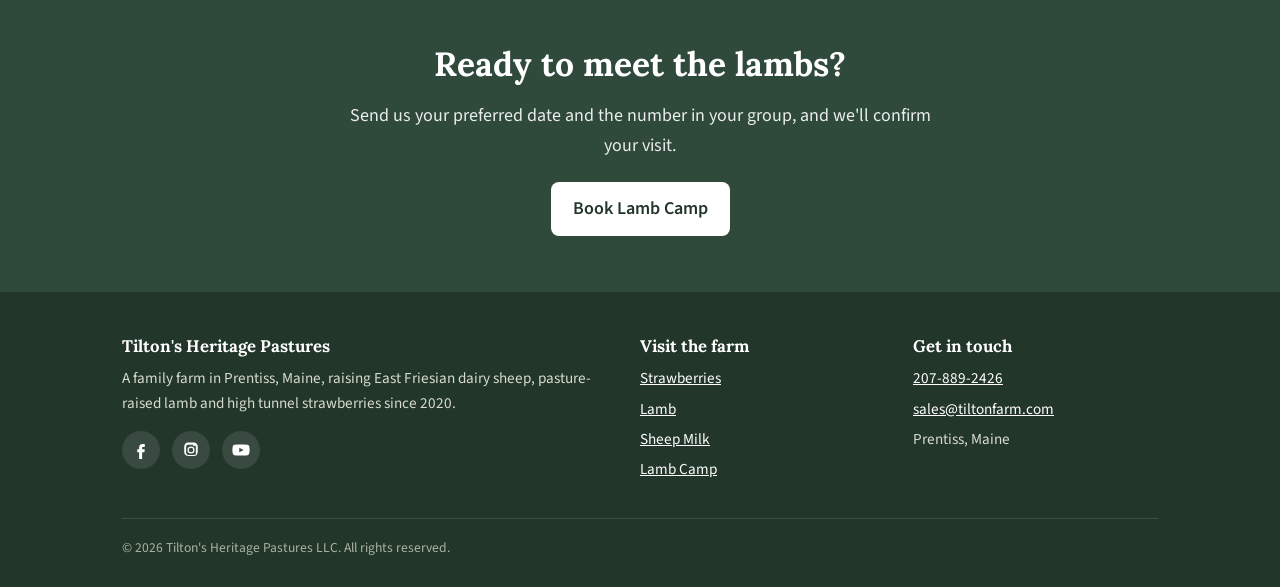
<file: lamb-camp.html>
<!DOCTYPE html>
<html lang="en">
<head>
<meta charset="utf-8">
<meta name="viewport" content="width=device-width, initial-scale=1">
<title>Lamb Camp | Bottle Feed Baby Lambs | Tilton's Heritage Pastures</title>
<meta name="description" content="Bottle feed baby lambs at Lamb Camp at Tilton's Heritage Pastures in Prentiss, Maine. $15 per person.">

<link rel="icon" href="img/favicon.svg" type="image/svg+xml">
<link rel="preconnect" href="https://fonts.googleapis.com"><link rel="preconnect" href="https://fonts.gstatic.com" crossorigin>
<link href="https://fonts.googleapis.com/css2?family=Lora:wght@500;600&family=Source+Sans+3:wght@400;600&display=swap" rel="stylesheet">
<link rel="stylesheet" href="css/style.css">
</head>
<body>
<header class="site-header">
  <div class="wrap">
    <a class="brand" href="index.html"><svg width="40" height="40" viewBox="0 0 64 64" xmlns="http://www.w3.org/2000/svg" aria-hidden="true"><circle cx="32" cy="32" r="31" fill="#2f4a3a"/><g fill="#faf6ee"><circle cx="22" cy="31" r="7"/><circle cx="30" cy="26" r="8"/><circle cx="39" cy="28" r="7"/><circle cx="35" cy="36" r="8"/><circle cx="25" cy="38" r="7"/></g><ellipse cx="46" cy="30" rx="5.5" ry="6.5" fill="#2a2a26"/><g stroke="#faf6ee" stroke-width="2.6" stroke-linecap="round"><path d="M26 44v7M36 44v7"/></g><path d="M12 52h40" stroke="#b8913a" stroke-width="2.4" stroke-linecap="round"/></svg><span>Tilton's Heritage Pastures</span></a>
    <button class="menu-btn" aria-expanded="false" aria-controls="nav">Menu</button>
    <nav class="nav" id="nav"><a href="index.html">Home</a><a href="strawberries.html">Strawberries</a><a href="lamb.html">Lamb</a><a href="sheep-milk.html">Sheep Milk</a><a href="lamb-camp.html" aria-current="page">Lamb Camp</a><a href="contact.html">Contact</a></nav>
  </div>
</header>
<main>
<div class="page-head"><div class="wrap"><span class="eyebrow">A hands-on farm visit</span><h1>Lamb Camp</h1><p>Experience bottle feeding our baby lambs.</p></div></div>
<section>
  <div class="wrap split">
    <div>
      <h2>Step into our lamb nursery</h2>
      <p>Some of our young lambs depend on hand feedings throughout the day and need a little extra care. We open that daily routine to you and your family. Hold the bottle, feed a lamb, and watch those little tails wag with excitement.</p>
      <p>It's hands-on farm life, the way we've come to know and love it, and a perfect way to make family memories.</p>
      <div class="facts">
        <div class="fact"><b>$15</b><span>per person</span></div>
        <div class="fact"><b>Free</b><span>under age 2, with an adult</span></div>
        <div class="fact"><b>30 min</b><span>of feeding and snuggles</span></div>
      </div>
      <div class="actions"><a class="btn" href="mailto:sales@tiltonfarm.com?subject=Lamb%20Camp%20booking">Book by email</a><a class="btn ghost" href="tel:+12078892426">Call 207-889-2426</a></div>
    </div>
    <div class="photo"><img src="img/lamb-camp-feeding.jpg" alt="A young visitor feeding one of our lambs at Lamb Camp" loading="lazy"></div>
  </div>
</section>
<section class="alt">
  <div class="wrap narrow">
    <h2>What's included</h2>
    <ul class="ticks">
      <li>30 minutes of bottle feeding and lamb snuggles</li>
      <li>An emailed photo of your child with a lamb</li>
      <li>A lamb coloring booklet with crayons to take home</li>
    </ul>
    <h3 style="margin-top:28px">Good to know</h3>
    <ul class="ticks">
      <li>Lamb Camp runs during lambing season in the spring. Contact us for available dates.</li>
      <li>Every visitor signs a waiver before entering the farm.</li>
      <li>Great for families and birthdays. Ask us about large groups and class trips.</li>
    </ul>
    <p class="note"><b>A note on safety:</b> Ewes can carry infections that pass to their lambs and can pose a risk to expectant mothers. We ask that pregnant visitors sit this one out, but it's up to your discretion.</p>
  </div>
</section>
<div class="band"><div class="wrap"><h2>Ready to meet the lambs?</h2><p>Send us your preferred date and the number in your group, and we'll confirm your visit.</p><a class="btn light" href="mailto:sales@tiltonfarm.com?subject=Lamb%20Camp%20booking">Book Lamb Camp</a></div></div>
</main>
<footer class="site-footer">
  <div class="wrap">
    <div class="foot-grid">
      <div>
        <h3>Tilton's Heritage Pastures</h3>
        <p>A family farm in Prentiss, Maine, raising East Friesian dairy sheep, pasture-raised lamb and high tunnel strawberries since 2020.</p>
        <div class="social">
<a href="https://www.facebook.com/Tiltonhp/" aria-label="Facebook" rel="noopener"><svg viewBox="0 0 24 24"><path d="M14 8h3V4h-3c-2.8 0-4.5 1.8-4.5 4.6V11H7v4h2.5v9h4v-9h3l.5-4h-3.5V8.8c0-.5.3-.8.5-.8z"/></svg></a>
<a href="https://www.instagram.com/tiltonfarm" aria-label="Instagram" rel="noopener"><svg viewBox="0 0 24 24"><path d="M12 7.3A4.7 4.7 0 1 0 16.7 12 4.7 4.7 0 0 0 12 7.3zm0 7.7a3 3 0 1 1 3-3 3 3 0 0 1-3 3zm5-8.9a1.1 1.1 0 1 1-1.1-1.1A1.1 1.1 0 0 1 17 6.1zM21 7.5c-.1-1.5-.4-2.8-1.5-3.9S17 2.1 15.5 2C13.9 2 10 2 8.5 2 7 2.1 5.6 2.4 4.5 3.5S3.1 6 3 7.5C3 9.1 3 13 3 14.5c.1 1.5.4 2.8 1.5 3.9S7 19.9 8.5 20h7c1.5-.1 2.8-.4 3.9-1.5s1.4-2.4 1.5-3.9c.1-1.6.1-5.5.1-7.1zm-2 9.3a2.9 2.9 0 0 1-1.6 1.6c-1.1.4-3.8.3-5 .3s-3.9.1-5-.3a2.9 2.9 0 0 1-1.6-1.6c-.4-1.1-.3-3.8-.3-5s-.1-3.9.3-5A2.9 2.9 0 0 1 6.6 5.2c1.1-.4 3.8-.3 5-.3s3.9-.1 5 .3a2.9 2.9 0 0 1 1.6 1.6c.4 1.1.3 3.8.3 5s.1 3.9-.3 5z"/></svg></a>
<a href="https://www.youtube.com/channel/UCOa9P4OxR12sN200_mSr3ZQ" aria-label="YouTube" rel="noopener"><svg viewBox="0 0 24 24"><path d="M23 7.2a3 3 0 0 0-2.1-2.1C19 4.6 12 4.6 12 4.6s-7 0-8.9.5A3 3 0 0 0 1 7.2 31 31 0 0 0 .5 12 31 31 0 0 0 1 16.8a3 3 0 0 0 2.1 2.1c1.9.5 8.9.5 8.9.5s7 0 8.9-.5a3 3 0 0 0 2.1-2.1 31 31 0 0 0 .5-4.8 31 31 0 0 0-.5-4.8zM9.7 15V9l5.8 3z"/></svg></a>
</div>
      </div>
      <div>
        <h3>Visit the farm</h3>
        <ul><li><a href="strawberries.html">Strawberries</a></li><li><a href="lamb.html">Lamb</a></li><li><a href="sheep-milk.html">Sheep Milk</a></li><li><a href="lamb-camp.html">Lamb Camp</a></li></ul>
      </div>
      <div>
        <h3>Get in touch</h3>
        <ul>
          <li><a href="tel:+12078892426">207-889-2426</a></li>
          <li><a href="mailto:sales@tiltonfarm.com">sales@tiltonfarm.com</a></li>
          <li>Prentiss, Maine</li>
        </ul>
      </div>
    </div>
    <div class="copy">&copy; <span id="yr">2026</span> Tilton's Heritage Pastures LLC. All rights reserved.</div>
  </div>
</footer>
<script>
document.getElementById('yr').textContent=new Date().getFullYear();
var b=document.querySelector('.menu-btn'),n=document.getElementById('nav');
if(b){b.addEventListener('click',function(){var o=n.classList.toggle('open');b.setAttribute('aria-expanded',o)})}
</script>
</body>
</html>
</file>
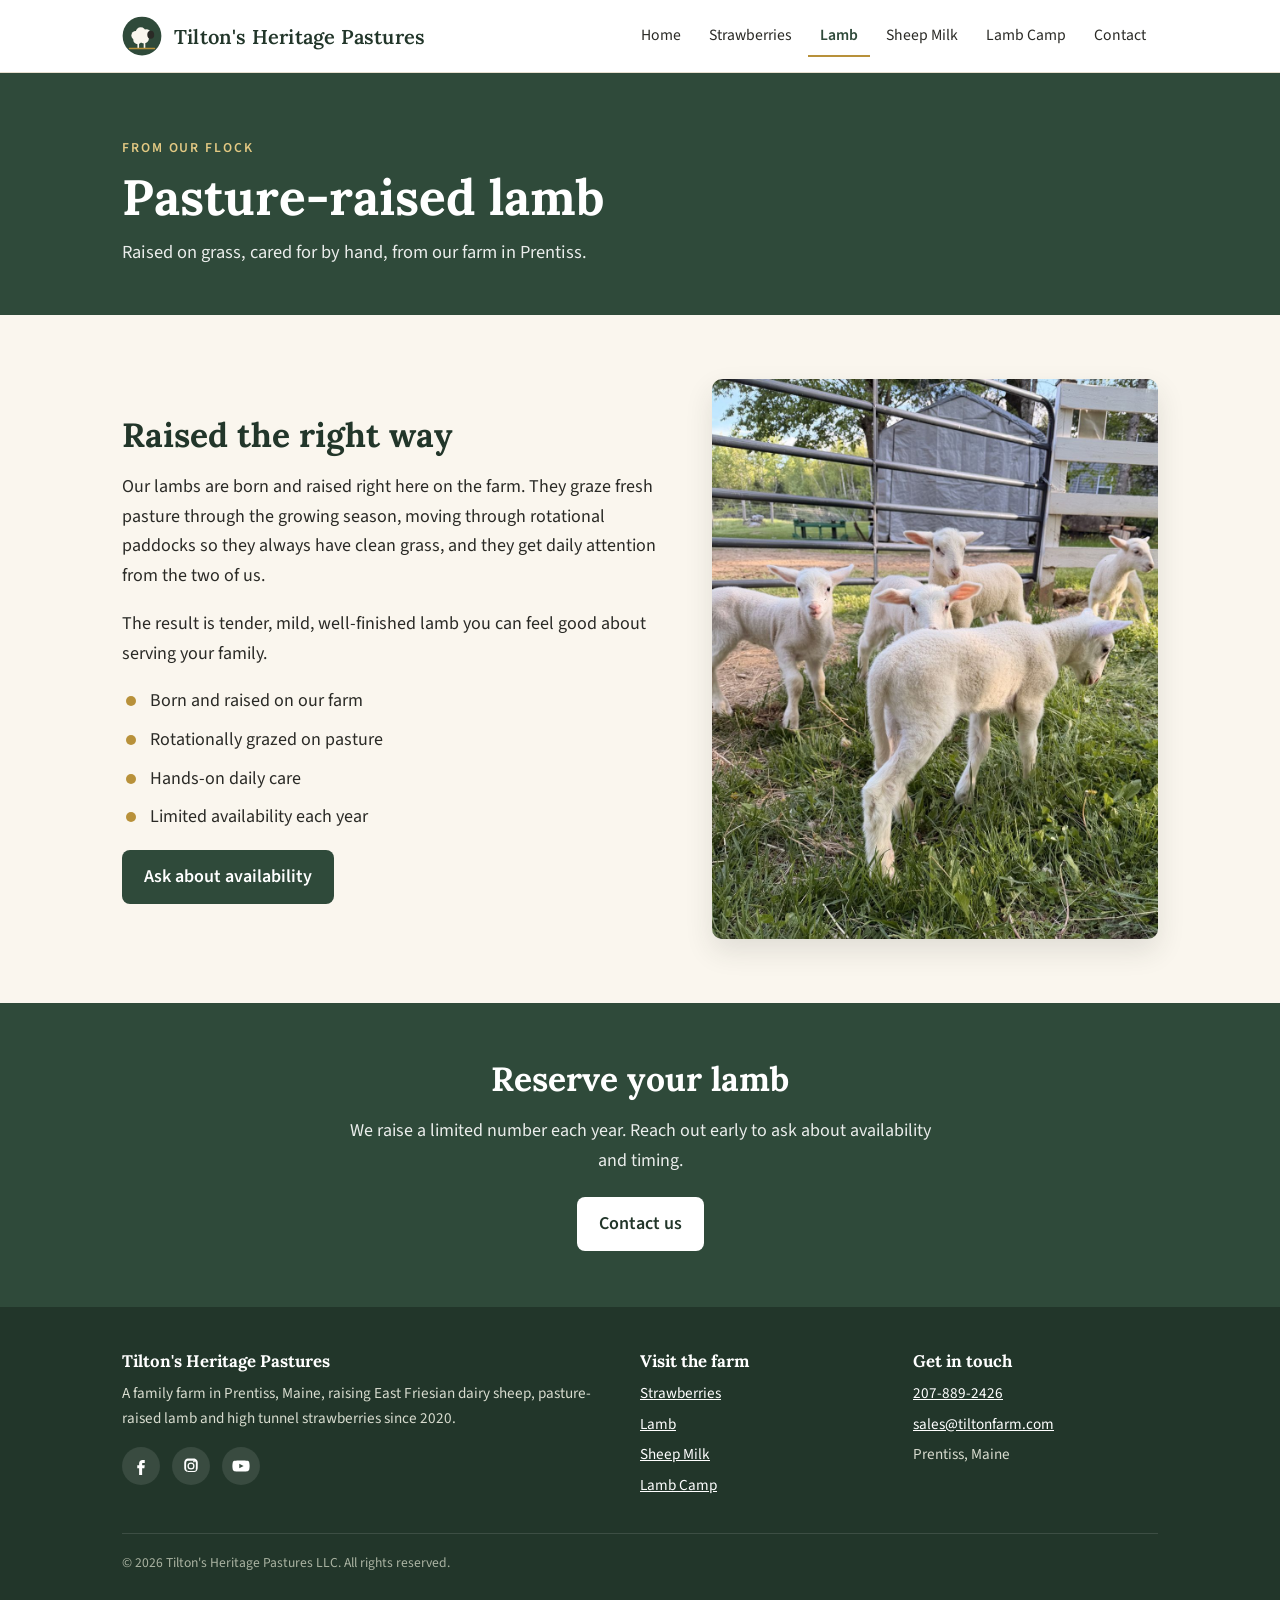
<file: lamb.html>
<!DOCTYPE html>
<html lang="en">
<head>
<meta charset="utf-8">
<meta name="viewport" content="width=device-width, initial-scale=1">
<title>Pasture-Raised Lamb | Tilton's Heritage Pastures</title>
<meta name="description" content="Pasture-raised lamb from our own flock in Prentiss, Maine.">

<link rel="icon" href="img/favicon.svg" type="image/svg+xml">
<link rel="preconnect" href="https://fonts.googleapis.com"><link rel="preconnect" href="https://fonts.gstatic.com" crossorigin>
<link href="https://fonts.googleapis.com/css2?family=Lora:wght@500;600&family=Source+Sans+3:wght@400;600&display=swap" rel="stylesheet">
<link rel="stylesheet" href="css/style.css">
</head>
<body>
<header class="site-header">
  <div class="wrap">
    <a class="brand" href="index.html"><svg width="40" height="40" viewBox="0 0 64 64" xmlns="http://www.w3.org/2000/svg" aria-hidden="true"><circle cx="32" cy="32" r="31" fill="#2f4a3a"/><g fill="#faf6ee"><circle cx="22" cy="31" r="7"/><circle cx="30" cy="26" r="8"/><circle cx="39" cy="28" r="7"/><circle cx="35" cy="36" r="8"/><circle cx="25" cy="38" r="7"/></g><ellipse cx="46" cy="30" rx="5.5" ry="6.5" fill="#2a2a26"/><g stroke="#faf6ee" stroke-width="2.6" stroke-linecap="round"><path d="M26 44v7M36 44v7"/></g><path d="M12 52h40" stroke="#b8913a" stroke-width="2.4" stroke-linecap="round"/></svg><span>Tilton's Heritage Pastures</span></a>
    <button class="menu-btn" aria-expanded="false" aria-controls="nav">Menu</button>
    <nav class="nav" id="nav"><a href="index.html">Home</a><a href="strawberries.html">Strawberries</a><a href="lamb.html" aria-current="page">Lamb</a><a href="sheep-milk.html">Sheep Milk</a><a href="lamb-camp.html">Lamb Camp</a><a href="contact.html">Contact</a></nav>
  </div>
</header>
<main>
<div class="page-head"><div class="wrap"><span class="eyebrow">From our flock</span><h1>Pasture-raised lamb</h1><p>Raised on grass, cared for by hand, from our farm in Prentiss.</p></div></div>
<section>
  <div class="wrap split">
    <div>
      <h2>Raised the right way</h2>
      <p>Our lambs are born and raised right here on the farm. They graze fresh pasture through the growing season, moving through rotational paddocks so they always have clean grass, and they get daily attention from the two of us.</p>
      <p>The result is tender, mild, well-finished lamb you can feel good about serving your family.</p>
      <ul class="ticks">
        <li>Born and raised on our farm</li>
        <li>Rotationally grazed on pasture</li>
        <li>Hands-on daily care</li>
        <li>Limited availability each year</li>
      </ul>
      <div class="actions"><a class="btn" href="contact.html">Ask about availability</a></div>
    </div>
    <div class="photo"><img src="img/lambs-at-gate.jpg" alt="A group of our spring lambs on grass by the barnyard gate" loading="lazy"></div>
  </div>
</section>
<div class="band"><div class="wrap"><h2>Reserve your lamb</h2><p>We raise a limited number each year. Reach out early to ask about availability and timing.</p><a class="btn light" href="contact.html">Contact us</a></div></div>
</main>
<footer class="site-footer">
  <div class="wrap">
    <div class="foot-grid">
      <div>
        <h3>Tilton's Heritage Pastures</h3>
        <p>A family farm in Prentiss, Maine, raising East Friesian dairy sheep, pasture-raised lamb and high tunnel strawberries since 2020.</p>
        <div class="social">
<a href="https://www.facebook.com/Tiltonhp/" aria-label="Facebook" rel="noopener"><svg viewBox="0 0 24 24"><path d="M14 8h3V4h-3c-2.8 0-4.5 1.8-4.5 4.6V11H7v4h2.5v9h4v-9h3l.5-4h-3.5V8.8c0-.5.3-.8.5-.8z"/></svg></a>
<a href="https://www.instagram.com/tiltonfarm" aria-label="Instagram" rel="noopener"><svg viewBox="0 0 24 24"><path d="M12 7.3A4.7 4.7 0 1 0 16.7 12 4.7 4.7 0 0 0 12 7.3zm0 7.7a3 3 0 1 1 3-3 3 3 0 0 1-3 3zm5-8.9a1.1 1.1 0 1 1-1.1-1.1A1.1 1.1 0 0 1 17 6.1zM21 7.5c-.1-1.5-.4-2.8-1.5-3.9S17 2.1 15.5 2C13.9 2 10 2 8.5 2 7 2.1 5.6 2.4 4.5 3.5S3.1 6 3 7.5C3 9.1 3 13 3 14.5c.1 1.5.4 2.8 1.5 3.9S7 19.9 8.5 20h7c1.5-.1 2.8-.4 3.9-1.5s1.4-2.4 1.5-3.9c.1-1.6.1-5.5.1-7.1zm-2 9.3a2.9 2.9 0 0 1-1.6 1.6c-1.1.4-3.8.3-5 .3s-3.9.1-5-.3a2.9 2.9 0 0 1-1.6-1.6c-.4-1.1-.3-3.8-.3-5s-.1-3.9.3-5A2.9 2.9 0 0 1 6.6 5.2c1.1-.4 3.8-.3 5-.3s3.9-.1 5 .3a2.9 2.9 0 0 1 1.6 1.6c.4 1.1.3 3.8.3 5s.1 3.9-.3 5z"/></svg></a>
<a href="https://www.youtube.com/channel/UCOa9P4OxR12sN200_mSr3ZQ" aria-label="YouTube" rel="noopener"><svg viewBox="0 0 24 24"><path d="M23 7.2a3 3 0 0 0-2.1-2.1C19 4.6 12 4.6 12 4.6s-7 0-8.9.5A3 3 0 0 0 1 7.2 31 31 0 0 0 .5 12 31 31 0 0 0 1 16.8a3 3 0 0 0 2.1 2.1c1.9.5 8.9.5 8.9.5s7 0 8.9-.5a3 3 0 0 0 2.1-2.1 31 31 0 0 0 .5-4.8 31 31 0 0 0-.5-4.8zM9.7 15V9l5.8 3z"/></svg></a>
</div>
      </div>
      <div>
        <h3>Visit the farm</h3>
        <ul><li><a href="strawberries.html">Strawberries</a></li><li><a href="lamb.html">Lamb</a></li><li><a href="sheep-milk.html">Sheep Milk</a></li><li><a href="lamb-camp.html">Lamb Camp</a></li></ul>
      </div>
      <div>
        <h3>Get in touch</h3>
        <ul>
          <li><a href="tel:+12078892426">207-889-2426</a></li>
          <li><a href="mailto:sales@tiltonfarm.com">sales@tiltonfarm.com</a></li>
          <li>Prentiss, Maine</li>
        </ul>
      </div>
    </div>
    <div class="copy">&copy; <span id="yr">2026</span> Tilton's Heritage Pastures LLC. All rights reserved.</div>
  </div>
</footer>
<script>
document.getElementById('yr').textContent=new Date().getFullYear();
var b=document.querySelector('.menu-btn'),n=document.getElementById('nav');
if(b){b.addEventListener('click',function(){var o=n.classList.toggle('open');b.setAttribute('aria-expanded',o)})}
</script>
</body>
</html>
</file>
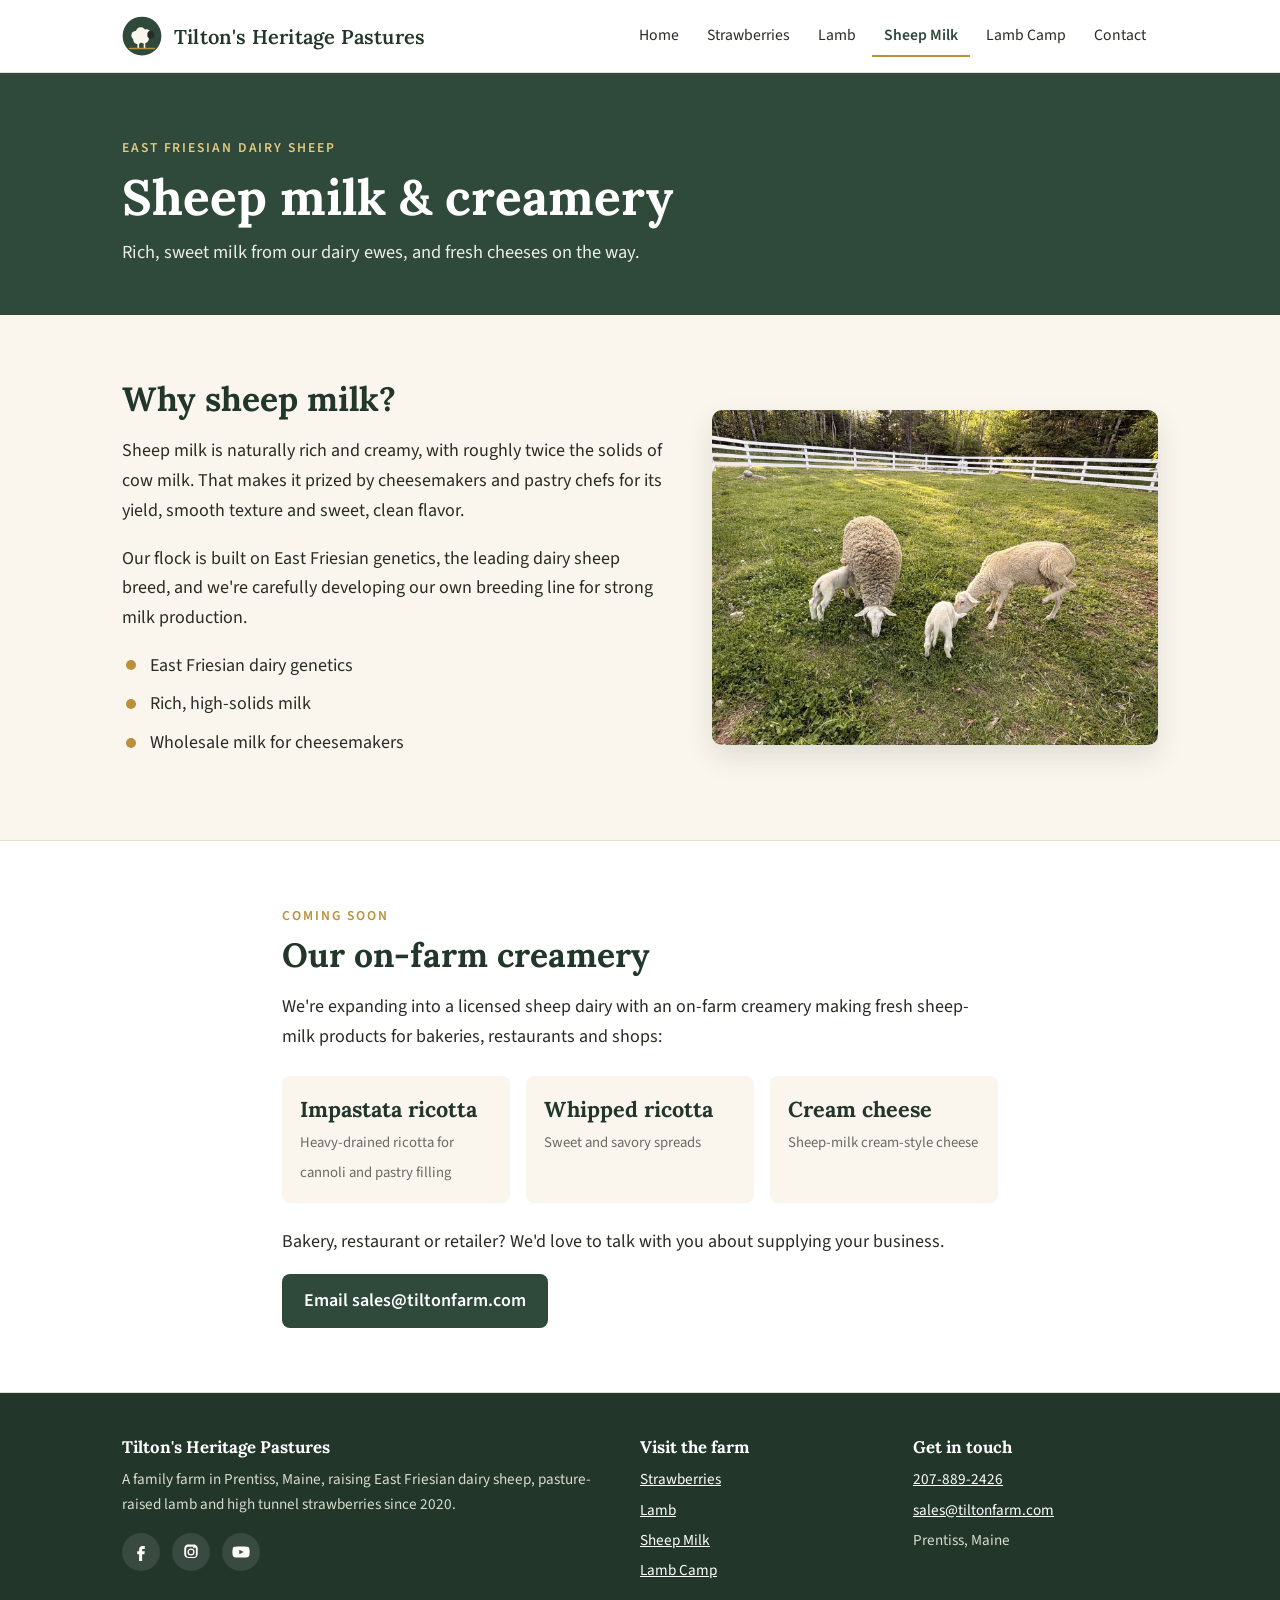
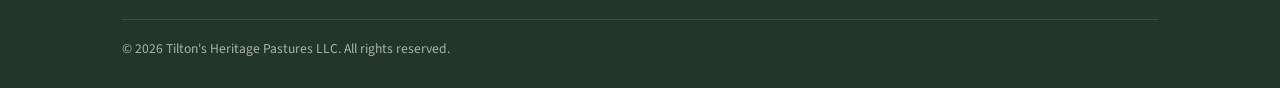
<file: sheep-milk.html>
<!DOCTYPE html>
<html lang="en">
<head>
<meta charset="utf-8">
<meta name="viewport" content="width=device-width, initial-scale=1">
<title>Sheep Milk & Creamery | Tilton's Heritage Pastures</title>
<meta name="description" content="East Friesian sheep milk from Tilton's Heritage Pastures, with an on-farm creamery making fresh sheep-milk cheeses on the way.">

<link rel="icon" href="img/favicon.svg" type="image/svg+xml">
<link rel="preconnect" href="https://fonts.googleapis.com"><link rel="preconnect" href="https://fonts.gstatic.com" crossorigin>
<link href="https://fonts.googleapis.com/css2?family=Lora:wght@500;600&family=Source+Sans+3:wght@400;600&display=swap" rel="stylesheet">
<link rel="stylesheet" href="css/style.css">
</head>
<body>
<header class="site-header">
  <div class="wrap">
    <a class="brand" href="index.html"><svg width="40" height="40" viewBox="0 0 64 64" xmlns="http://www.w3.org/2000/svg" aria-hidden="true"><circle cx="32" cy="32" r="31" fill="#2f4a3a"/><g fill="#faf6ee"><circle cx="22" cy="31" r="7"/><circle cx="30" cy="26" r="8"/><circle cx="39" cy="28" r="7"/><circle cx="35" cy="36" r="8"/><circle cx="25" cy="38" r="7"/></g><ellipse cx="46" cy="30" rx="5.5" ry="6.5" fill="#2a2a26"/><g stroke="#faf6ee" stroke-width="2.6" stroke-linecap="round"><path d="M26 44v7M36 44v7"/></g><path d="M12 52h40" stroke="#b8913a" stroke-width="2.4" stroke-linecap="round"/></svg><span>Tilton's Heritage Pastures</span></a>
    <button class="menu-btn" aria-expanded="false" aria-controls="nav">Menu</button>
    <nav class="nav" id="nav"><a href="index.html">Home</a><a href="strawberries.html">Strawberries</a><a href="lamb.html">Lamb</a><a href="sheep-milk.html" aria-current="page">Sheep Milk</a><a href="lamb-camp.html">Lamb Camp</a><a href="contact.html">Contact</a></nav>
  </div>
</header>
<main>
<div class="page-head"><div class="wrap"><span class="eyebrow">East Friesian dairy sheep</span><h1>Sheep milk &amp; creamery</h1><p>Rich, sweet milk from our dairy ewes, and fresh cheeses on the way.</p></div></div>
<section>
  <div class="wrap split">
    <div>
      <h2>Why sheep milk?</h2>
      <p>Sheep milk is naturally rich and creamy, with roughly twice the solids of cow milk. That makes it prized by cheesemakers and pastry chefs for its yield, smooth texture and sweet, clean flavor.</p>
      <p>Our flock is built on East Friesian genetics, the leading dairy sheep breed, and we're carefully developing our own breeding line for strong milk production.</p>
      <ul class="ticks">
        <li>East Friesian dairy genetics</li>
        <li>Rich, high-solids milk</li>
        <li>Wholesale milk for cheesemakers</li>
      </ul>
    </div>
    <div class="photo"><img src="img/ewes-and-lambs.jpg" alt="Two of our dairy ewes grazing with their lambs" loading="lazy"></div>
  </div>
</section>
<section class="alt">
  <div class="wrap narrow">
    <span class="eyebrow">Coming soon</span>
    <h2>Our on-farm creamery</h2>
    <p>We're expanding into a licensed sheep dairy with an on-farm creamery making fresh sheep-milk products for bakeries, restaurants and shops:</p>
    <div class="facts">
      <div class="fact"><b>Impastata ricotta</b><span>Heavy-drained ricotta for cannoli and pastry filling</span></div>
      <div class="fact"><b>Whipped ricotta</b><span>Sweet and savory spreads</span></div>
      <div class="fact"><b>Cream cheese</b><span>Sheep-milk cream-style cheese</span></div>
    </div>
    <p>Bakery, restaurant or retailer? We'd love to talk with you about supplying your business.</p>
    <div class="actions"><a class="btn" href="mailto:sales@tiltonfarm.com?subject=Sheep%20milk%20products%20inquiry">Email sales@tiltonfarm.com</a></div>
  </div>
</section>

</main>
<footer class="site-footer">
  <div class="wrap">
    <div class="foot-grid">
      <div>
        <h3>Tilton's Heritage Pastures</h3>
        <p>A family farm in Prentiss, Maine, raising East Friesian dairy sheep, pasture-raised lamb and high tunnel strawberries since 2020.</p>
        <div class="social">
<a href="https://www.facebook.com/Tiltonhp/" aria-label="Facebook" rel="noopener"><svg viewBox="0 0 24 24"><path d="M14 8h3V4h-3c-2.8 0-4.5 1.8-4.5 4.6V11H7v4h2.5v9h4v-9h3l.5-4h-3.5V8.8c0-.5.3-.8.5-.8z"/></svg></a>
<a href="https://www.instagram.com/tiltonfarm" aria-label="Instagram" rel="noopener"><svg viewBox="0 0 24 24"><path d="M12 7.3A4.7 4.7 0 1 0 16.7 12 4.7 4.7 0 0 0 12 7.3zm0 7.7a3 3 0 1 1 3-3 3 3 0 0 1-3 3zm5-8.9a1.1 1.1 0 1 1-1.1-1.1A1.1 1.1 0 0 1 17 6.1zM21 7.5c-.1-1.5-.4-2.8-1.5-3.9S17 2.1 15.5 2C13.9 2 10 2 8.5 2 7 2.1 5.6 2.4 4.5 3.5S3.1 6 3 7.5C3 9.1 3 13 3 14.5c.1 1.5.4 2.8 1.5 3.9S7 19.9 8.5 20h7c1.5-.1 2.8-.4 3.9-1.5s1.4-2.4 1.5-3.9c.1-1.6.1-5.5.1-7.1zm-2 9.3a2.9 2.9 0 0 1-1.6 1.6c-1.1.4-3.8.3-5 .3s-3.9.1-5-.3a2.9 2.9 0 0 1-1.6-1.6c-.4-1.1-.3-3.8-.3-5s-.1-3.9.3-5A2.9 2.9 0 0 1 6.6 5.2c1.1-.4 3.8-.3 5-.3s3.9-.1 5 .3a2.9 2.9 0 0 1 1.6 1.6c.4 1.1.3 3.8.3 5s.1 3.9-.3 5z"/></svg></a>
<a href="https://www.youtube.com/channel/UCOa9P4OxR12sN200_mSr3ZQ" aria-label="YouTube" rel="noopener"><svg viewBox="0 0 24 24"><path d="M23 7.2a3 3 0 0 0-2.1-2.1C19 4.6 12 4.6 12 4.6s-7 0-8.9.5A3 3 0 0 0 1 7.2 31 31 0 0 0 .5 12 31 31 0 0 0 1 16.8a3 3 0 0 0 2.1 2.1c1.9.5 8.9.5 8.9.5s7 0 8.9-.5a3 3 0 0 0 2.1-2.1 31 31 0 0 0 .5-4.8 31 31 0 0 0-.5-4.8zM9.7 15V9l5.8 3z"/></svg></a>
</div>
      </div>
      <div>
        <h3>Visit the farm</h3>
        <ul><li><a href="strawberries.html">Strawberries</a></li><li><a href="lamb.html">Lamb</a></li><li><a href="sheep-milk.html">Sheep Milk</a></li><li><a href="lamb-camp.html">Lamb Camp</a></li></ul>
      </div>
      <div>
        <h3>Get in touch</h3>
        <ul>
          <li><a href="tel:+12078892426">207-889-2426</a></li>
          <li><a href="mailto:sales@tiltonfarm.com">sales@tiltonfarm.com</a></li>
          <li>Prentiss, Maine</li>
        </ul>
      </div>
    </div>
    <div class="copy">&copy; <span id="yr">2026</span> Tilton's Heritage Pastures LLC. All rights reserved.</div>
  </div>
</footer>
<script>
document.getElementById('yr').textContent=new Date().getFullYear();
var b=document.querySelector('.menu-btn'),n=document.getElementById('nav');
if(b){b.addEventListener('click',function(){var o=n.classList.toggle('open');b.setAttribute('aria-expanded',o)})}
</script>
</body>
</html>
</file>
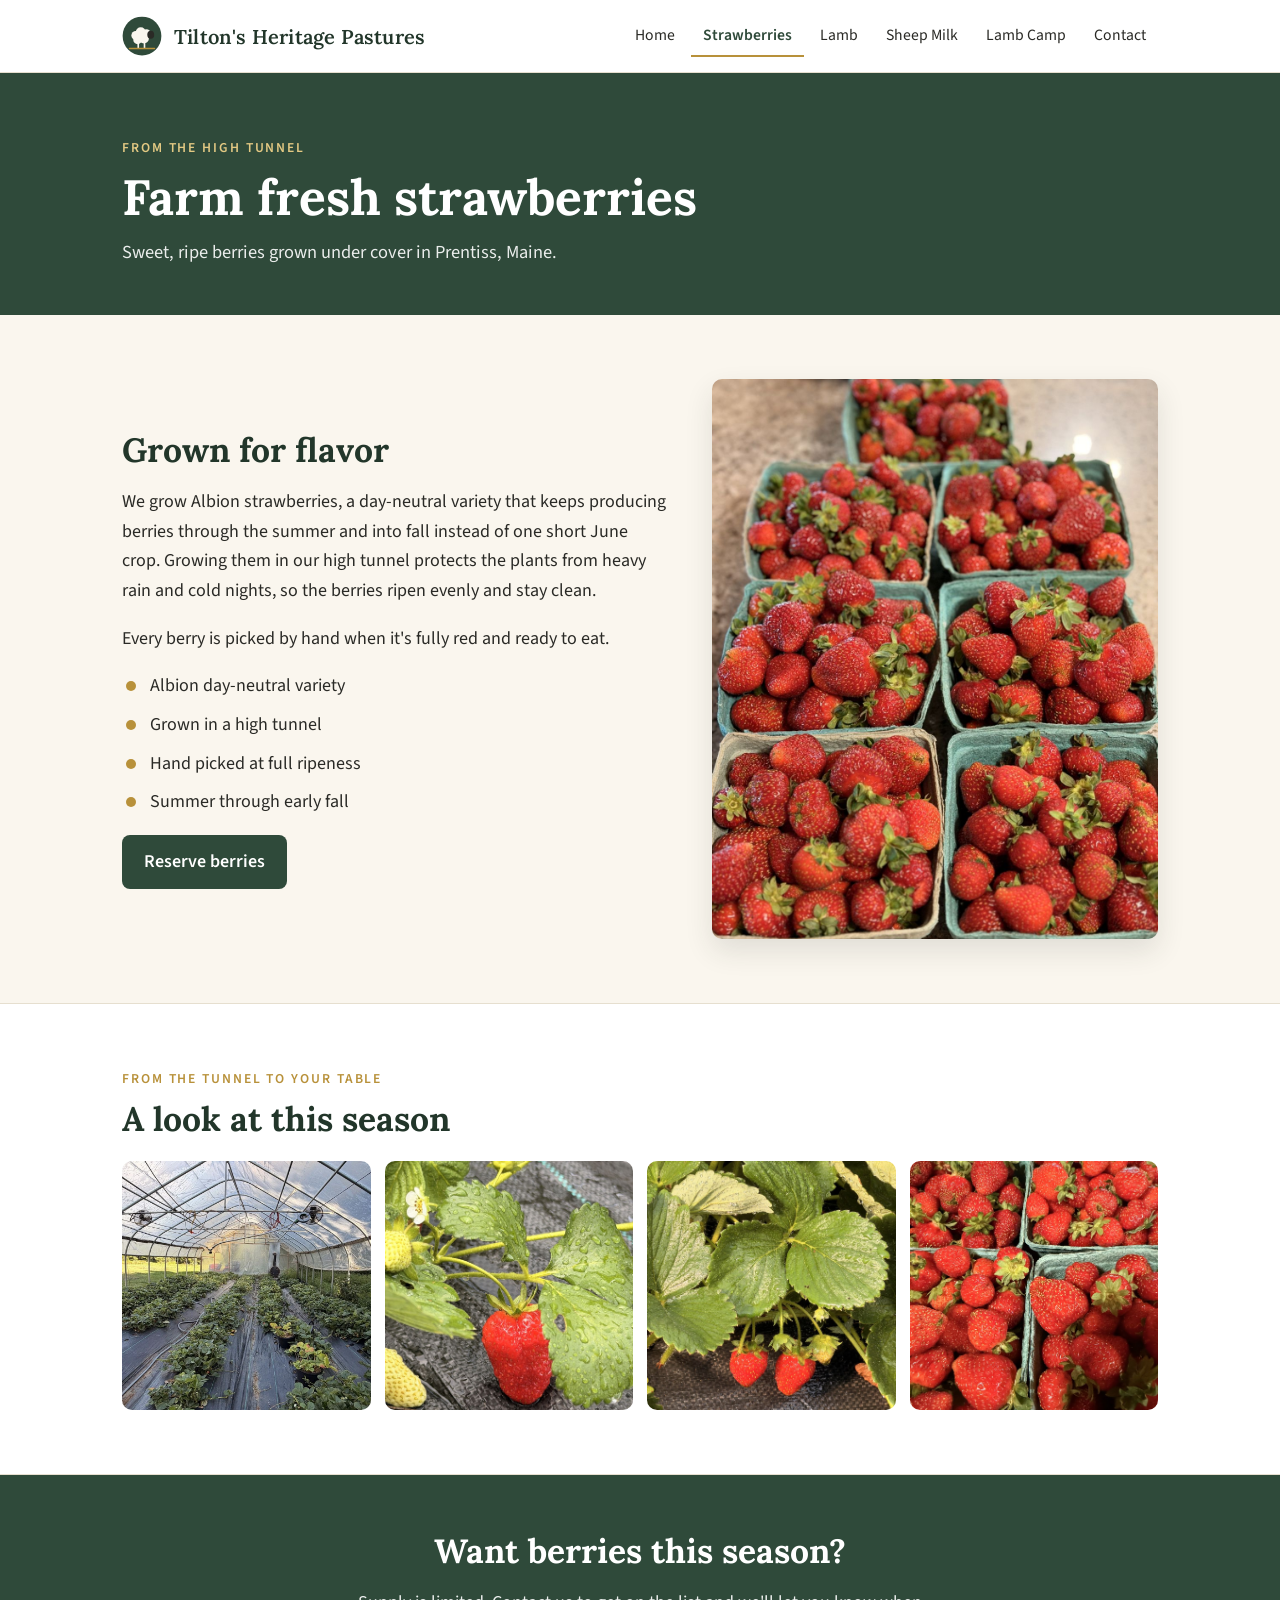
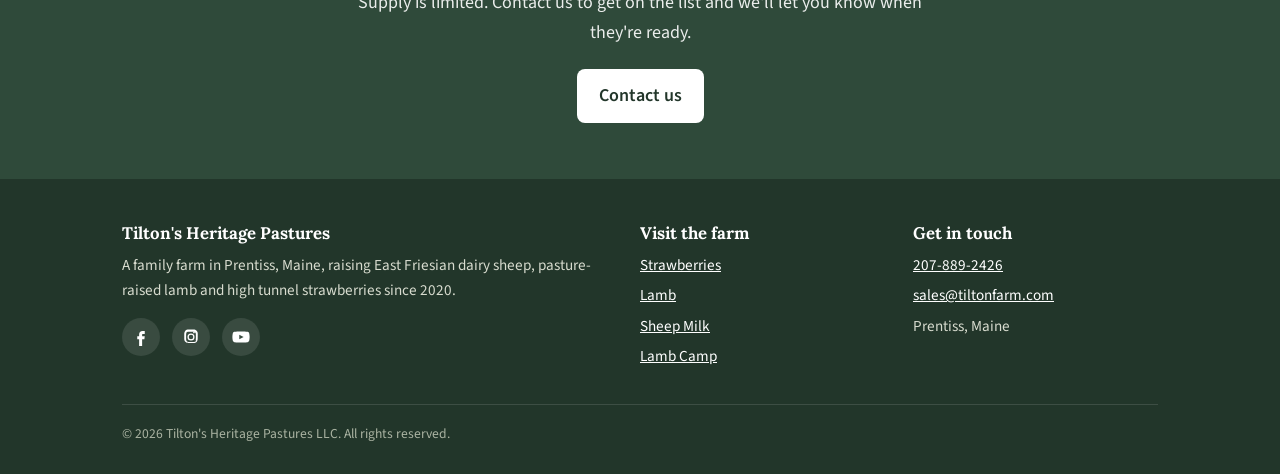
<file: strawberries.html>
<!DOCTYPE html>
<html lang="en">
<head>
<meta charset="utf-8">
<meta name="viewport" content="width=device-width, initial-scale=1">
<title>Strawberries | Tilton's Heritage Pastures</title>
<meta name="description" content="High tunnel Albion strawberries grown in Prentiss, Maine.">

<link rel="icon" href="img/favicon.svg" type="image/svg+xml">
<link rel="preconnect" href="https://fonts.googleapis.com"><link rel="preconnect" href="https://fonts.gstatic.com" crossorigin>
<link href="https://fonts.googleapis.com/css2?family=Lora:wght@500;600&family=Source+Sans+3:wght@400;600&display=swap" rel="stylesheet">
<link rel="stylesheet" href="css/style.css">
</head>
<body>
<header class="site-header">
  <div class="wrap">
    <a class="brand" href="index.html"><svg width="40" height="40" viewBox="0 0 64 64" xmlns="http://www.w3.org/2000/svg" aria-hidden="true"><circle cx="32" cy="32" r="31" fill="#2f4a3a"/><g fill="#faf6ee"><circle cx="22" cy="31" r="7"/><circle cx="30" cy="26" r="8"/><circle cx="39" cy="28" r="7"/><circle cx="35" cy="36" r="8"/><circle cx="25" cy="38" r="7"/></g><ellipse cx="46" cy="30" rx="5.5" ry="6.5" fill="#2a2a26"/><g stroke="#faf6ee" stroke-width="2.6" stroke-linecap="round"><path d="M26 44v7M36 44v7"/></g><path d="M12 52h40" stroke="#b8913a" stroke-width="2.4" stroke-linecap="round"/></svg><span>Tilton's Heritage Pastures</span></a>
    <button class="menu-btn" aria-expanded="false" aria-controls="nav">Menu</button>
    <nav class="nav" id="nav"><a href="index.html">Home</a><a href="strawberries.html" aria-current="page">Strawberries</a><a href="lamb.html">Lamb</a><a href="sheep-milk.html">Sheep Milk</a><a href="lamb-camp.html">Lamb Camp</a><a href="contact.html">Contact</a></nav>
  </div>
</header>
<main>
<div class="page-head"><div class="wrap"><span class="eyebrow">From the high tunnel</span><h1>Farm fresh strawberries</h1><p>Sweet, ripe berries grown under cover in Prentiss, Maine.</p></div></div>
<section>
  <div class="wrap split">
    <div>
      <h2>Grown for flavor</h2>
      <p>We grow Albion strawberries, a day-neutral variety that keeps producing berries through the summer and into fall instead of one short June crop. Growing them in our high tunnel protects the plants from heavy rain and cold nights, so the berries ripen evenly and stay clean.</p>
      <p>Every berry is picked by hand when it's fully red and ready to eat.</p>
      <ul class="ticks">
        <li>Albion day-neutral variety</li>
        <li>Grown in a high tunnel</li>
        <li>Hand picked at full ripeness</li>
        <li>Summer through early fall</li>
      </ul>
      <div class="actions"><a class="btn" href="contact.html">Reserve berries</a></div>
    </div>
    <div class="photo"><img src="img/berries-quarts.jpg" alt="Quarts of fresh-picked strawberries from our high tunnel" loading="lazy"></div>
  </div>
</section>
<section class="alt">
  <div class="wrap">
    <span class="eyebrow">From the tunnel to your table</span>
    <h2>A look at this season</h2>
    <div class="gallery">
      <img src="img/high-tunnel.jpg" alt="Rows of strawberry plants inside our high tunnel" loading="lazy">
      <img src="img/berry-closeup.jpg" alt="A ripe strawberry beside a blossom and green berries" loading="lazy">
      <img src="img/berries-on-plant.jpg" alt="Two ripe strawberries hanging under the leaves" loading="lazy">
      <img src="img/berries-baskets.jpg" alt="Baskets of freshly picked strawberries" loading="lazy">
    </div>
  </div>
</section>
<div class="band"><div class="wrap"><h2>Want berries this season?</h2><p>Supply is limited. Contact us to get on the list and we'll let you know when they're ready.</p><a class="btn light" href="contact.html">Contact us</a></div></div>
</main>
<footer class="site-footer">
  <div class="wrap">
    <div class="foot-grid">
      <div>
        <h3>Tilton's Heritage Pastures</h3>
        <p>A family farm in Prentiss, Maine, raising East Friesian dairy sheep, pasture-raised lamb and high tunnel strawberries since 2020.</p>
        <div class="social">
<a href="https://www.facebook.com/Tiltonhp/" aria-label="Facebook" rel="noopener"><svg viewBox="0 0 24 24"><path d="M14 8h3V4h-3c-2.8 0-4.5 1.8-4.5 4.6V11H7v4h2.5v9h4v-9h3l.5-4h-3.5V8.8c0-.5.3-.8.5-.8z"/></svg></a>
<a href="https://www.instagram.com/tiltonfarm" aria-label="Instagram" rel="noopener"><svg viewBox="0 0 24 24"><path d="M12 7.3A4.7 4.7 0 1 0 16.7 12 4.7 4.7 0 0 0 12 7.3zm0 7.7a3 3 0 1 1 3-3 3 3 0 0 1-3 3zm5-8.9a1.1 1.1 0 1 1-1.1-1.1A1.1 1.1 0 0 1 17 6.1zM21 7.5c-.1-1.5-.4-2.8-1.5-3.9S17 2.1 15.5 2C13.9 2 10 2 8.5 2 7 2.1 5.6 2.4 4.5 3.5S3.1 6 3 7.5C3 9.1 3 13 3 14.5c.1 1.5.4 2.8 1.5 3.9S7 19.9 8.5 20h7c1.5-.1 2.8-.4 3.9-1.5s1.4-2.4 1.5-3.9c.1-1.6.1-5.5.1-7.1zm-2 9.3a2.9 2.9 0 0 1-1.6 1.6c-1.1.4-3.8.3-5 .3s-3.9.1-5-.3a2.9 2.9 0 0 1-1.6-1.6c-.4-1.1-.3-3.8-.3-5s-.1-3.9.3-5A2.9 2.9 0 0 1 6.6 5.2c1.1-.4 3.8-.3 5-.3s3.9-.1 5 .3a2.9 2.9 0 0 1 1.6 1.6c.4 1.1.3 3.8.3 5s.1 3.9-.3 5z"/></svg></a>
<a href="https://www.youtube.com/channel/UCOa9P4OxR12sN200_mSr3ZQ" aria-label="YouTube" rel="noopener"><svg viewBox="0 0 24 24"><path d="M23 7.2a3 3 0 0 0-2.1-2.1C19 4.6 12 4.6 12 4.6s-7 0-8.9.5A3 3 0 0 0 1 7.2 31 31 0 0 0 .5 12 31 31 0 0 0 1 16.8a3 3 0 0 0 2.1 2.1c1.9.5 8.9.5 8.9.5s7 0 8.9-.5a3 3 0 0 0 2.1-2.1 31 31 0 0 0 .5-4.8 31 31 0 0 0-.5-4.8zM9.7 15V9l5.8 3z"/></svg></a>
</div>
      </div>
      <div>
        <h3>Visit the farm</h3>
        <ul><li><a href="strawberries.html">Strawberries</a></li><li><a href="lamb.html">Lamb</a></li><li><a href="sheep-milk.html">Sheep Milk</a></li><li><a href="lamb-camp.html">Lamb Camp</a></li></ul>
      </div>
      <div>
        <h3>Get in touch</h3>
        <ul>
          <li><a href="tel:+12078892426">207-889-2426</a></li>
          <li><a href="mailto:sales@tiltonfarm.com">sales@tiltonfarm.com</a></li>
          <li>Prentiss, Maine</li>
        </ul>
      </div>
    </div>
    <div class="copy">&copy; <span id="yr">2026</span> Tilton's Heritage Pastures LLC. All rights reserved.</div>
  </div>
</footer>
<script>
document.getElementById('yr').textContent=new Date().getFullYear();
var b=document.querySelector('.menu-btn'),n=document.getElementById('nav');
if(b){b.addEventListener('click',function(){var o=n.classList.toggle('open');b.setAttribute('aria-expanded',o)})}
</script>
</body>
</html>
</file>
<file: css/style.css>
:root{
  --green:#2f4a3a;
  --green-dark:#22362a;
  --cream:#faf6ee;
  --paper:#ffffff;
  --ink:#2a2a26;
  --muted:#6b6a62;
  --wheat:#b8913a;
  --berry:#b33a3a;
  --line:#e6dfcf;
  --radius:10px;
  --serif:"Lora",Georgia,"Times New Roman",serif;
  --sans:"Source Sans 3","Segoe UI",Helvetica,Arial,sans-serif;
}
*{box-sizing:border-box}
html{scroll-behavior:smooth}
body{margin:0;background:var(--cream);color:var(--ink);font-family:var(--sans);font-size:18px;line-height:1.65}
img{max-width:100%;display:block}
a{color:var(--green)}
h1,h2,h3{font-family:var(--serif);color:var(--green-dark);line-height:1.2;margin:0 0 .5em}
h1{font-size:clamp(2rem,4.5vw,3.1rem)}
h2{font-size:clamp(1.6rem,3vw,2.1rem)}
h3{font-size:1.25rem}
p{margin:0 0 1em}
.wrap{max-width:1080px;margin:0 auto;padding:0 22px}
.narrow{max-width:760px}

/* Header */
.site-header{background:var(--paper);border-bottom:1px solid var(--line);position:sticky;top:0;z-index:20}
.site-header .wrap{display:flex;align-items:center;justify-content:space-between;gap:16px;min-height:72px}
.brand{display:flex;align-items:center;gap:12px;text-decoration:none;color:var(--green-dark)}
.brand img{width:40px;height:40px}
.brand span{font-family:var(--serif);font-size:1.25rem;font-weight:600;letter-spacing:.2px}
.nav{display:flex;gap:4px;flex-wrap:wrap}
.nav a{text-decoration:none;color:var(--ink);padding:8px 12px;border-radius:6px;font-size:.98rem}
.nav a:hover{background:var(--cream)}
.nav a[aria-current="page"]{color:var(--green);font-weight:600;box-shadow:inset 0 -2px 0 var(--wheat);border-radius:0}
.menu-btn{display:none;background:none;border:1px solid var(--line);border-radius:6px;padding:8px 12px;font:inherit;cursor:pointer}
@media (max-width:860px){
  .menu-btn{display:block}
  .nav{display:none;position:absolute;left:0;right:0;top:72px;background:var(--paper);flex-direction:column;padding:8px 16px 16px;border-bottom:1px solid var(--line)}
  .nav.open{display:flex}
  .nav a{padding:12px 8px;border-bottom:1px solid var(--line)}
}

/* Hero */
.hero{position:relative;min-height:62vh;background-position:70% 40%!important;display:flex;align-items:flex-end;color:#fff;background:#3c4a3e center/cover no-repeat}
.hero::after{content:"";position:absolute;inset:0;background:linear-gradient(90deg,rgba(20,30,22,.78) 0%,rgba(20,30,22,.45) 45%,rgba(20,30,22,.05) 75%),linear-gradient(180deg,rgba(0,0,0,0) 50%,rgba(20,30,22,.5))}
.hero .wrap{width:100%;position:relative;z-index:1;padding-bottom:56px;padding-top:120px}
.hero h1{color:#fff;margin-bottom:.25em}
.hero p{font-size:1.2rem;max-width:620px;opacity:.95}
.page-head{background:var(--green);color:#fff;padding:64px 0 48px}
.page-head h1{color:#fff;margin-bottom:.2em}
.page-head p{opacity:.9;font-size:1.15rem;margin:0;max-width:640px}
.eyebrow{font-size:.85rem;letter-spacing:.14em;text-transform:uppercase;color:var(--wheat);font-weight:600;margin-bottom:.6em;display:block}
.page-head .eyebrow{color:#e3c983}

/* Sections */
section{padding:64px 0}
section.alt{background:var(--paper);border-top:1px solid var(--line);border-bottom:1px solid var(--line)}
.grid{display:grid;gap:22px}
.cards{grid-template-columns:repeat(auto-fit,minmax(220px,1fr))}
.card{background:var(--paper);border:1px solid var(--line);border-radius:var(--radius);padding:26px 22px;text-decoration:none;color:inherit;display:flex;flex-direction:column;transition:transform .15s,box-shadow .15s}
a.card:hover{transform:translateY(-3px);box-shadow:0 10px 24px rgba(40,50,40,.08)}
.photo-card{padding:0;overflow:hidden}
.photo-card img{width:100%;aspect-ratio:4/3;object-fit:cover}
.photo-card h3{margin:18px 22px 6px}
.photo-card p{margin:0 22px 12px}
.photo-card .more{margin:0 22px 22px}
.card .icon{width:56px;height:56px;margin-bottom:14px}
.card p{color:var(--muted);font-size:.98rem;flex:1}
.card .more{color:var(--green);font-weight:600;font-size:.95rem}
.split{display:grid;grid-template-columns:1.1fr .9fr;gap:44px;align-items:center}
@media (max-width:820px){.split{grid-template-columns:1fr}}
.photo{border-radius:var(--radius);overflow:hidden;box-shadow:0 12px 28px rgba(40,50,40,.12)}
.photo img{width:100%;max-height:560px;object-fit:cover}
.art{background:var(--paper);border:1px solid var(--line);border-radius:var(--radius);padding:40px;display:flex;align-items:center;justify-content:center}
.art svg{width:min(260px,70%);height:auto}
.gallery{display:grid;grid-template-columns:repeat(4,1fr);gap:14px;margin-top:22px}
.gallery img{width:100%;aspect-ratio:1/1;object-fit:cover;border-radius:var(--radius)}
@media (max-width:720px){.gallery{grid-template-columns:repeat(2,1fr)}}
.verse{font-family:var(--serif);font-style:italic;font-size:1.2rem;color:var(--green-dark);border-left:3px solid var(--wheat);padding:4px 0 4px 20px;margin:28px 0 0}
.verse cite{display:block;font-style:normal;font-family:var(--sans);font-size:.9rem;color:var(--muted);margin-top:6px}
ul.ticks{list-style:none;padding:0;margin:0 0 1em}
ul.ticks li{padding-left:28px;position:relative;margin-bottom:.5em}
ul.ticks li::before{content:"";position:absolute;left:4px;top:.55em;width:10px;height:10px;border-radius:50%;background:var(--wheat)}
.facts{display:grid;grid-template-columns:repeat(auto-fit,minmax(180px,1fr));gap:16px;margin:24px 0}
.fact{background:var(--cream);border-radius:8px;padding:16px 18px}
.fact b{display:block;font-family:var(--serif);font-size:1.35rem;color:var(--green-dark)}
.fact span{color:var(--muted);font-size:.92rem}
.note{background:#fff8e6;border:1px solid #ecd9a6;border-radius:8px;padding:14px 18px;font-size:.96rem}

/* Buttons */
.btn{display:inline-block;background:var(--green);color:#fff;text-decoration:none;padding:12px 22px;border-radius:8px;font-weight:600;border:0;font:inherit;font-weight:600;cursor:pointer}
.btn:hover{background:var(--green-dark)}
.btn.light{background:#fff;color:var(--green-dark)}
.btn.ghost{background:transparent;color:var(--green);border:1.5px solid var(--green)}
.actions{display:flex;gap:12px;flex-wrap:wrap;margin-top:18px}

/* CTA band */
.band{background:var(--green);color:#fff;text-align:center;padding:56px 0}
.band h2{color:#fff}
.band p{opacity:.9;max-width:600px;margin:0 auto 1.2em}

/* Footer */
.site-footer{background:var(--green-dark);color:#d8dccf;padding:44px 0 28px;font-size:.95rem}
.site-footer a{color:#fff}
.foot-grid{display:grid;grid-template-columns:2fr 1fr 1fr;gap:28px}
@media (max-width:720px){.foot-grid{grid-template-columns:1fr}}
.site-footer h3{color:#fff;font-size:1.05rem;margin-bottom:.6em}
.site-footer ul{list-style:none;padding:0;margin:0}
.site-footer li{margin-bottom:.35em}
.social{display:flex;gap:12px;margin-top:10px}
.social a{display:inline-flex;width:38px;height:38px;border-radius:50%;background:rgba(255,255,255,.1);align-items:center;justify-content:center}
.social svg{width:18px;height:18px;fill:#fff}
.copy{border-top:1px solid rgba(255,255,255,.12);margin-top:30px;padding-top:18px;font-size:.85rem;color:#aab3a2}

/* Forms (letter of intent) */
form .row{display:grid;grid-template-columns:1fr 1fr;gap:16px}
@media (max-width:640px){form .row{grid-template-columns:1fr}}
label{display:block;font-weight:600;font-size:.95rem;margin-bottom:4px}
input,select,textarea{width:100%;font:inherit;font-size:1rem;padding:10px 12px;border:1px solid #cfc7b4;border-radius:8px;background:#fff;color:var(--ink)}
input:focus,select:focus,textarea:focus{outline:2px solid var(--wheat);border-color:var(--wheat)}
.field{margin-bottom:16px}
.hint{font-size:.85rem;color:var(--muted);font-weight:400}
table.products{width:100%;border-collapse:collapse;margin:8px 0 18px;background:#fff}
table.products th,table.products td{border:1px solid var(--line);padding:10px;text-align:left;vertical-align:top;font-size:.96rem}
table.products th{background:var(--cream);font-weight:600}
table.products input{padding:8px}
@media (max-width:640px){
  table.products thead{display:none}
  table.products tr{display:block;border:1px solid var(--line);margin-bottom:12px}
  table.products td{display:block;border:0;border-bottom:1px solid var(--line)}
  table.products td::before{content:attr(data-label);display:block;font-weight:600;font-size:.85rem;color:var(--muted)}
}
.check{display:flex;gap:10px;align-items:flex-start;font-weight:400}
.check input{width:auto;margin-top:6px}
.letter{background:#fff;border:1px solid var(--line);border-radius:var(--radius);padding:44px;font-family:var(--serif);font-size:16px;line-height:1.6}
.letter h2{font-size:1.5rem;text-align:center}
.letter .head{text-align:center;margin-bottom:24px;font-family:var(--sans);font-size:.92rem;color:var(--muted)}
.letter table{width:100%;border-collapse:collapse;font-family:var(--sans);font-size:.9rem;margin:10px 0 18px}
.letter th,.letter td{border:1px solid #bbb;padding:7px 9px;text-align:left}
.sig{font-family:"Brush Script MT","Segoe Script",cursive;font-size:1.6rem}
.hidden{display:none}

@media print{
  .site-header,.site-footer,.no-print,.page-head{display:none!important}
  body{background:#fff;font-size:12pt}
  section{padding:0}
  .letter{border:0;padding:0}
}
</file>
